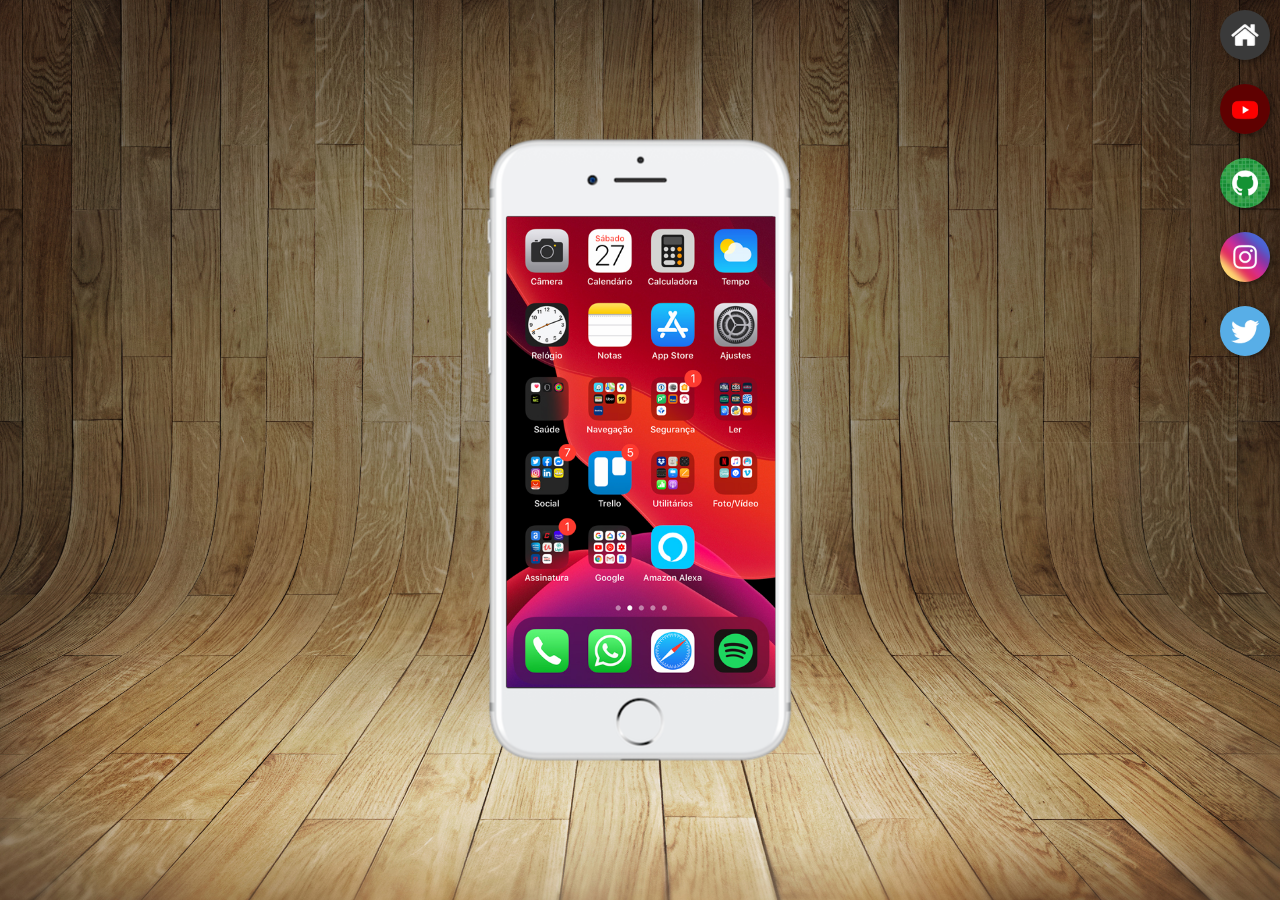
<file: index.html>
<!DOCTYPE html>
<html lang="pt-br">
<head>
    <meta charset="UTF-8">
    <meta http-equiv="X-UA-Compatible" content="IE=edge">
    <meta name="viewport" content="width=device-width, initial-scale=1.0">
    <title>Projeto redes sociais</title>
    <link rel="shortcut icon" href="favicon.ico" type="image/x-icon">
    <link rel="stylesheet" href="estilo/style.css">
</head>
<body>
    <main>
        <section id="telefone">
                <iframe src="home.html" name="tela" id="tela" frameborder="0">
                    Seu navegador não é compativel com isso.
                </iframe>
        </section>
        <section id="redes-sociais">
            <a href="home.html" target="tela"><img src="imagens/logo-home.jpg" alt="home"></a><br>
            <a href="youtube.html" target="tela"><img src="imagens/logo-youtube.jpg" alt="youtube"></a><br>
            <a href="github.html" target="tela"><img src="imagens/logo-github.jpg" alt="github"></a><br>
            <a href="instagram.html" target="tela"><img src="imagens/logo-instagram.jpg" alt="instagram"></a><br>
            <a href="twitter.html" target="tela"><img src="imagens/logo-twitter.jpg" alt="twitter"></a><br>
        </section>
    </main>
</body>
</html>
</file>
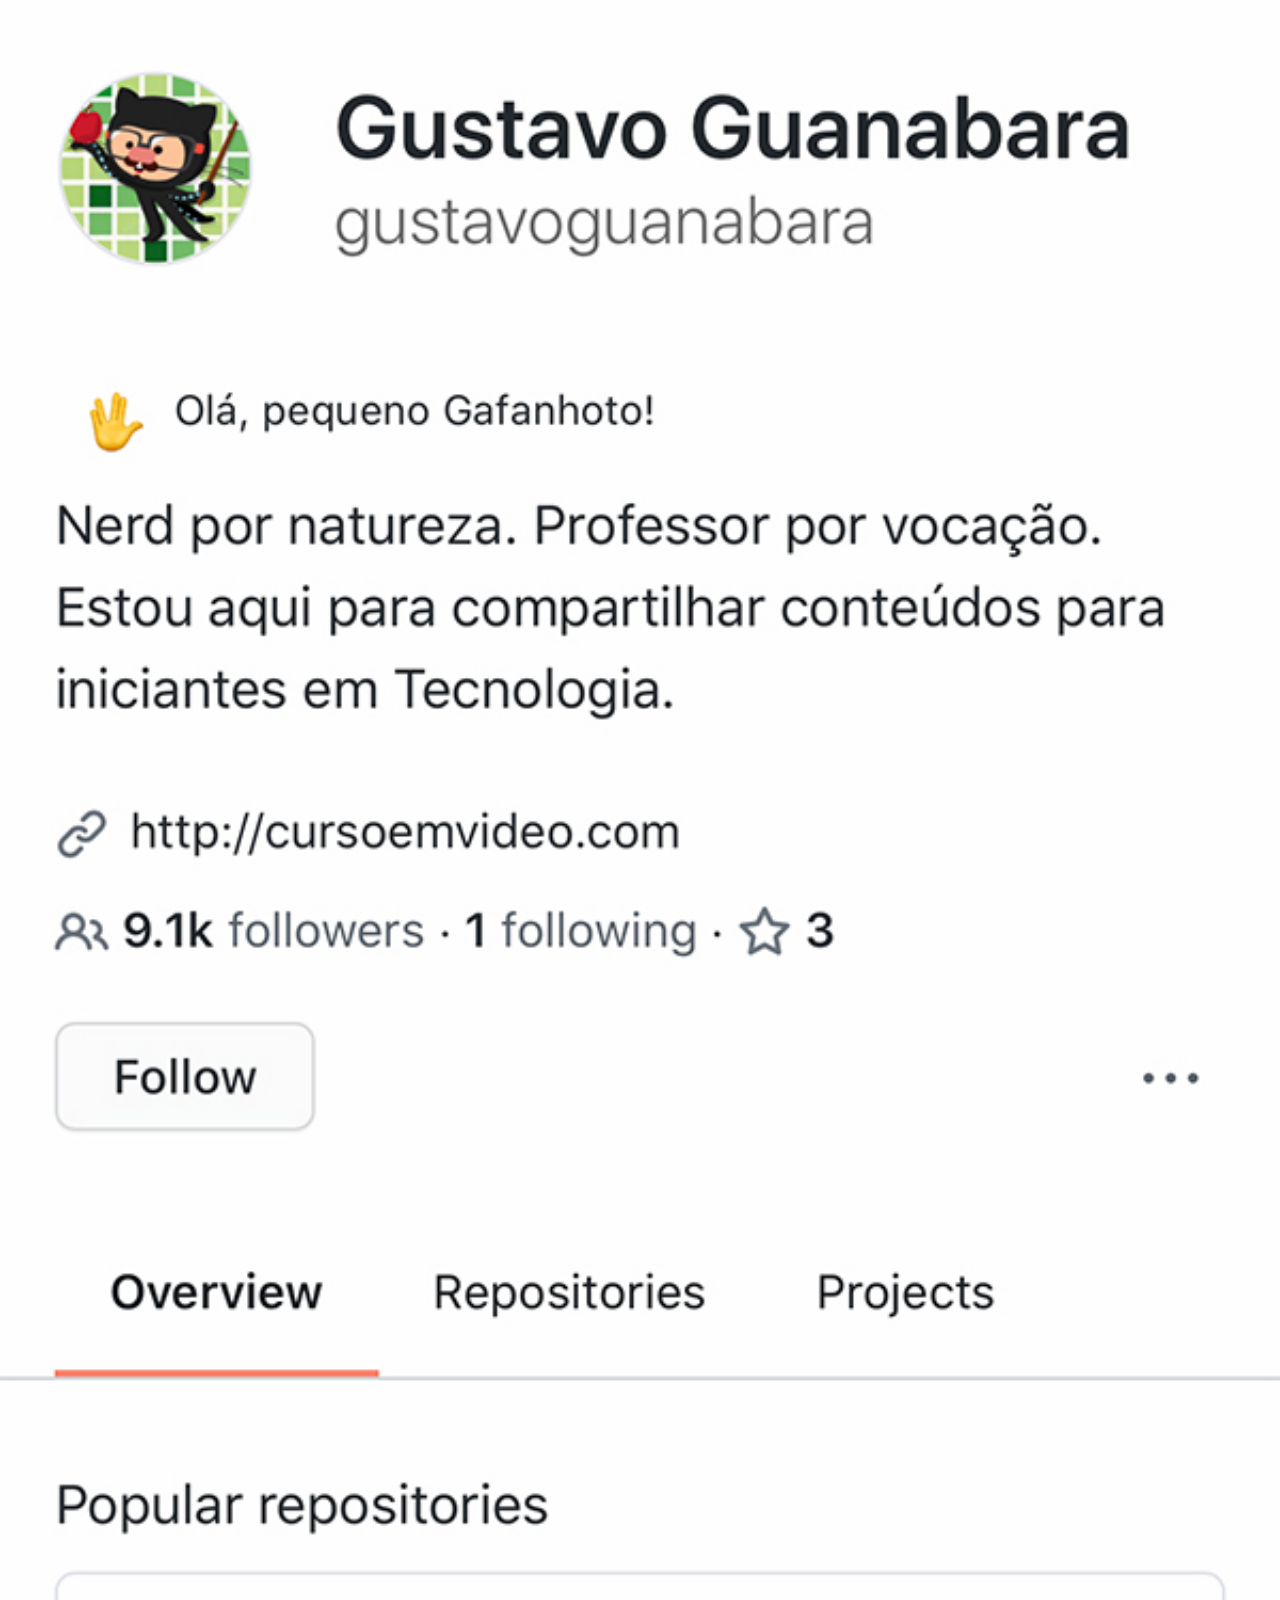
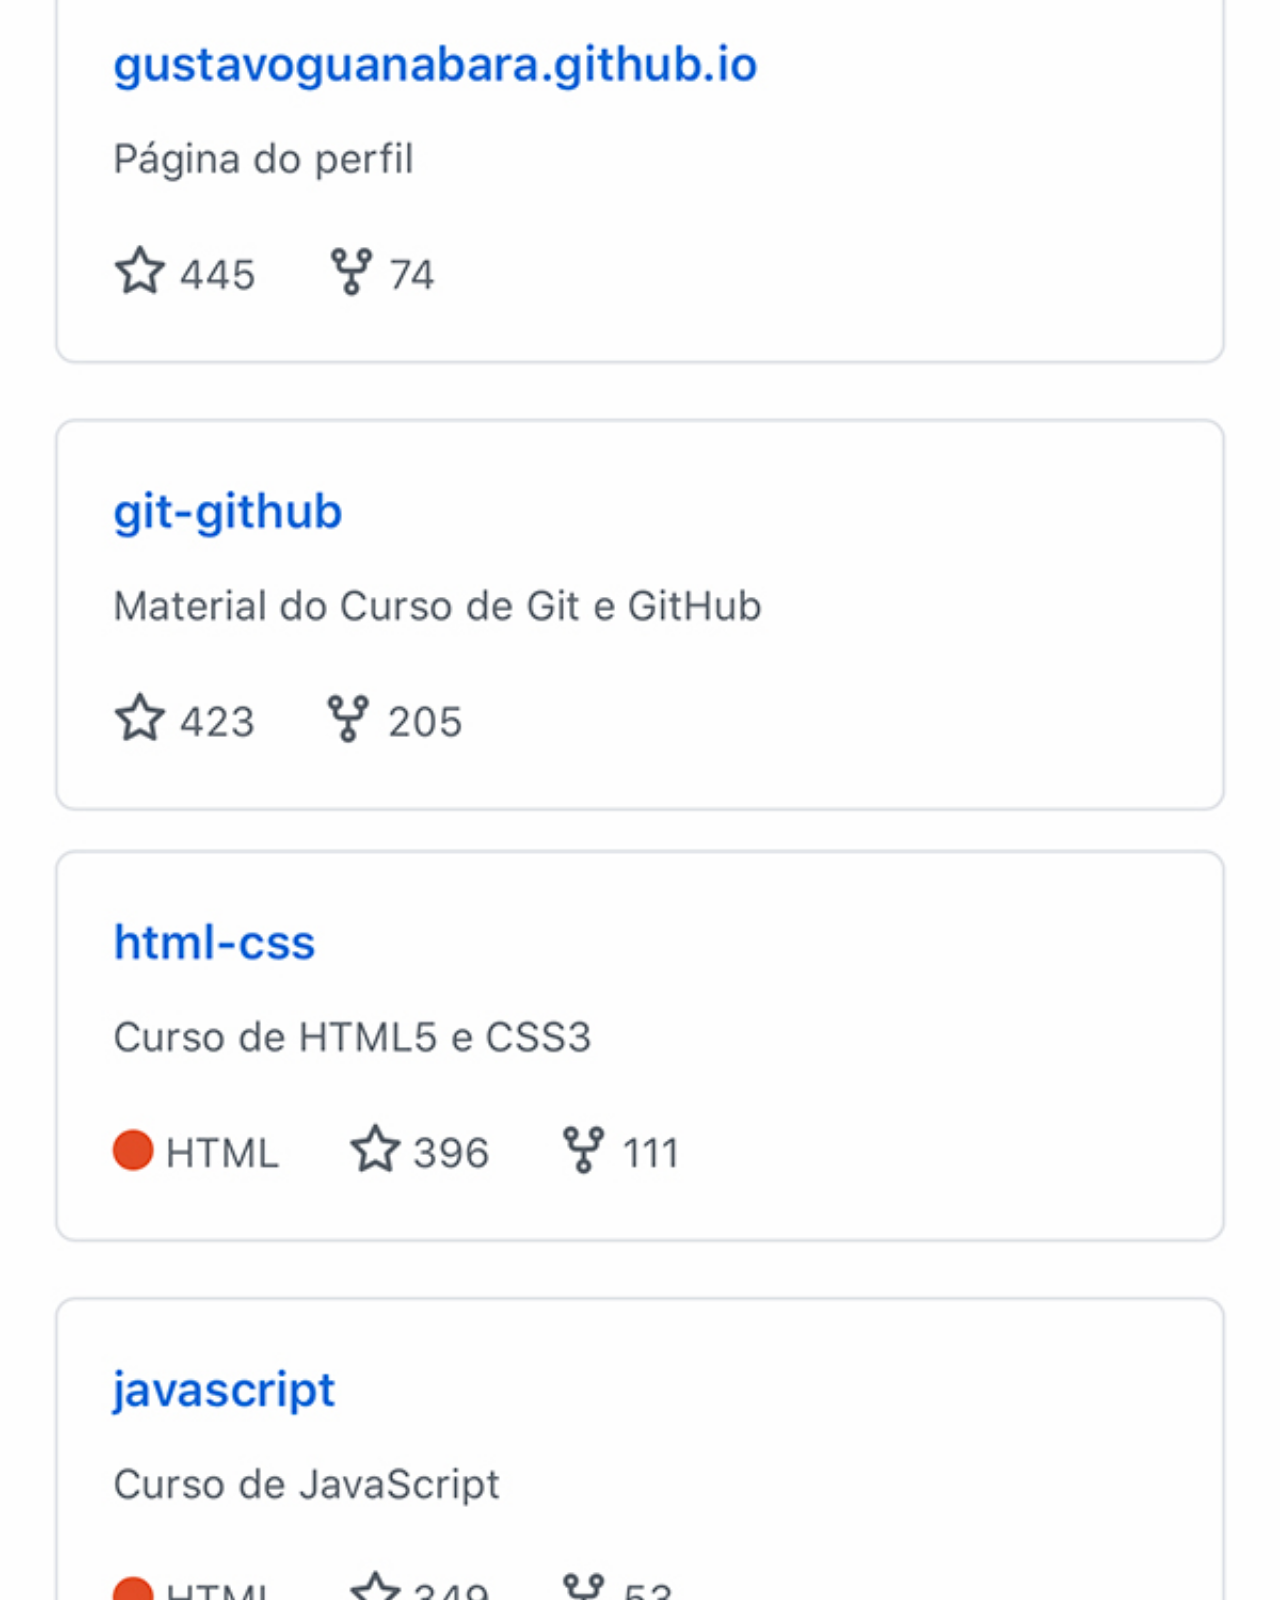
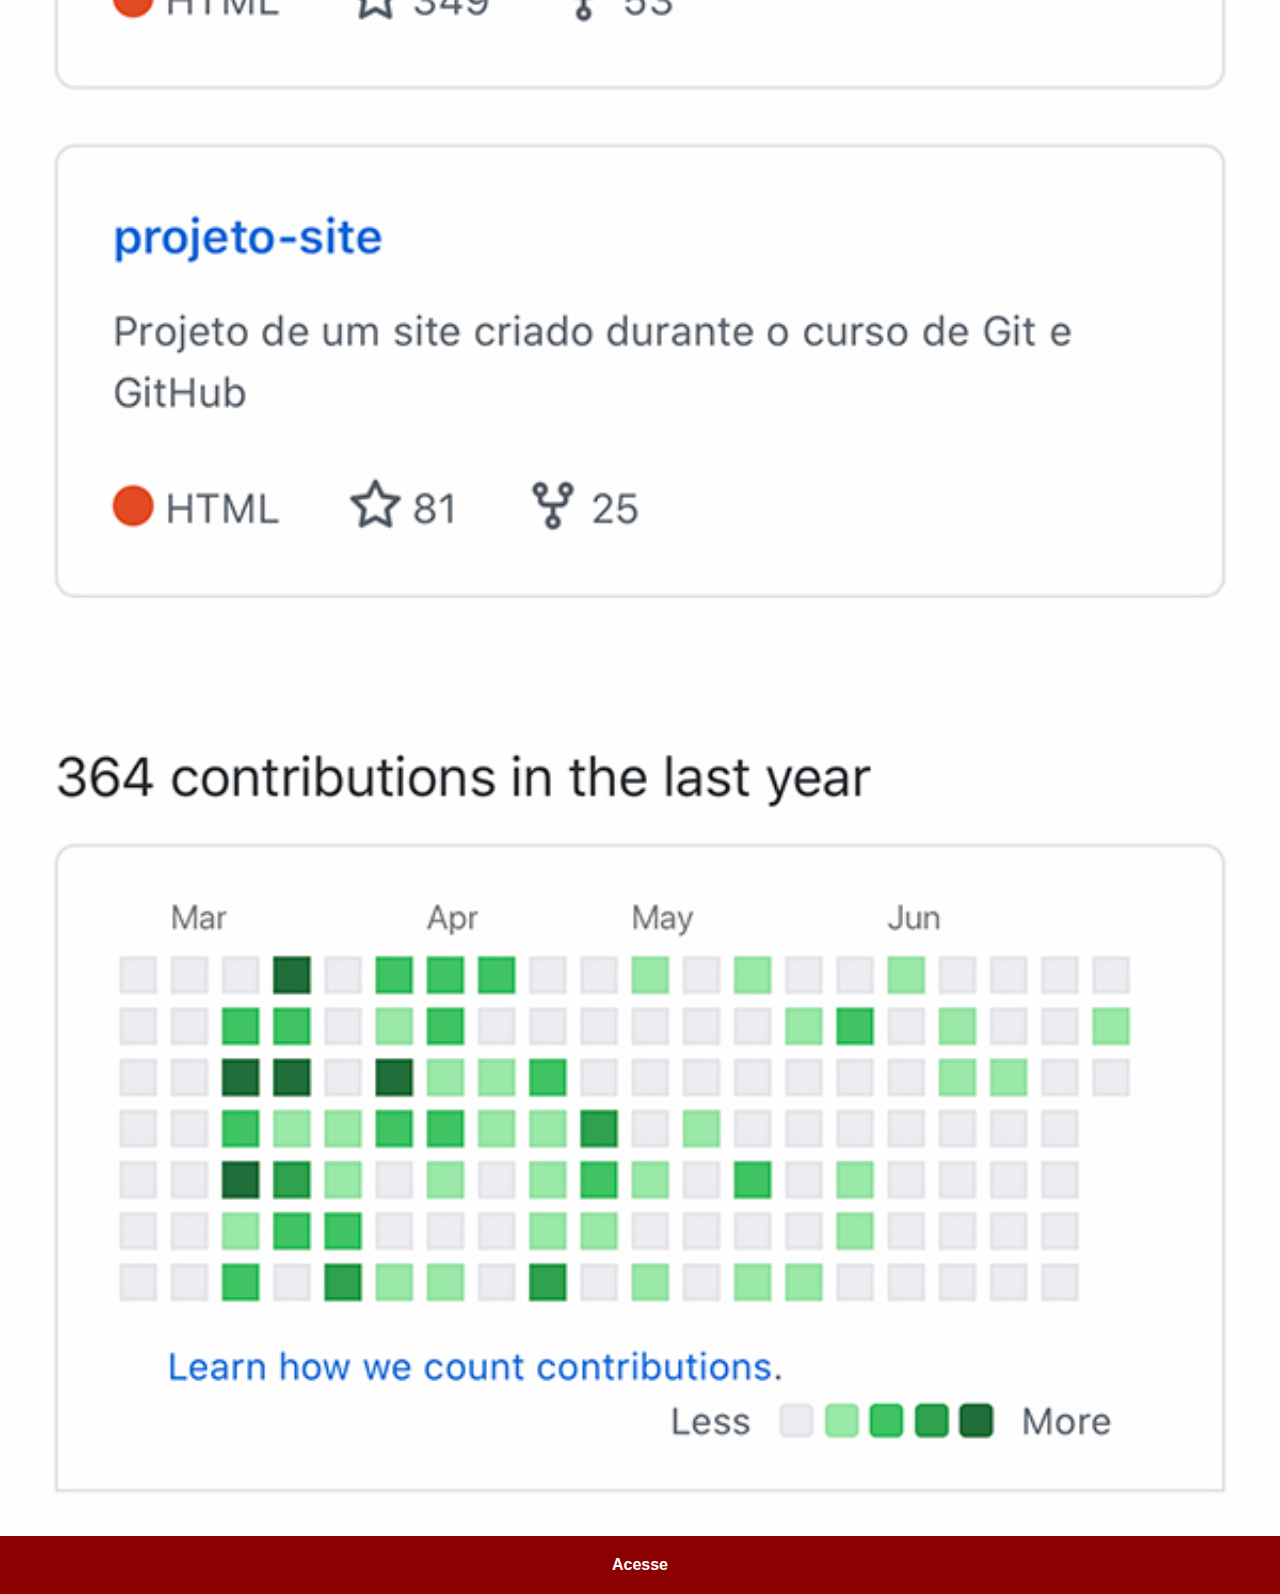
<file: github.html>
<!DOCTYPE html>
<html lang="pt-br">
<head>
    <meta charset="UTF-8">
    <meta http-equiv="X-UA-Compatible" content="IE=edge">
    <meta name="viewport" content="width=device-width, initial-scale=1.0">
    <title>GitHub</title>
    <link rel="stylesheet" href="estilo/social.css">
</head>
<body>
    <img src="imagens/tela-github.jpg" alt="github">
    <a href="https://www.gustavoguanabara.github.io" target="
    ">Acesse</a>
</body>
</html>
</file>
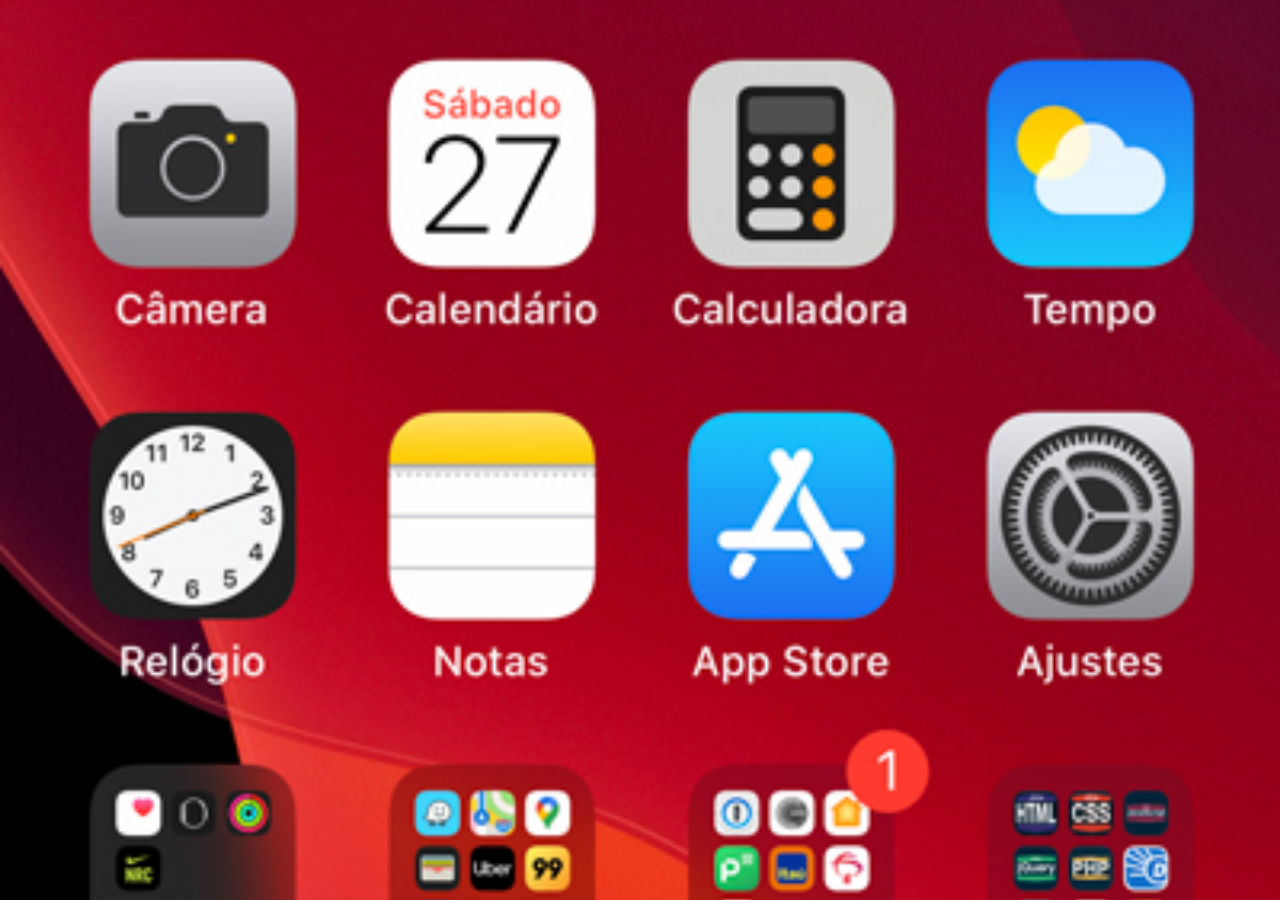
<file: home.html>
<!DOCTYPE html>
<html lang="pt-br">
<head>
    <meta charset="UTF-8">
    <meta http-equiv="X-UA-Compatible" content="IE=edge">
    <meta name="viewport" content="width=device-width, initial-scale=1.0">
    <title>Home</title>
    <style>
        *{
            margin: 0px;
            padding: 0px;
        }
        body{
            width: 100vw;
            height: 100vh;
            background: black url('imagens/tela-home.jpg') no-repeat top center;
            background-size: cover;
        }
    </style>
</head>
<body>
    
</body>
</html>
</file>
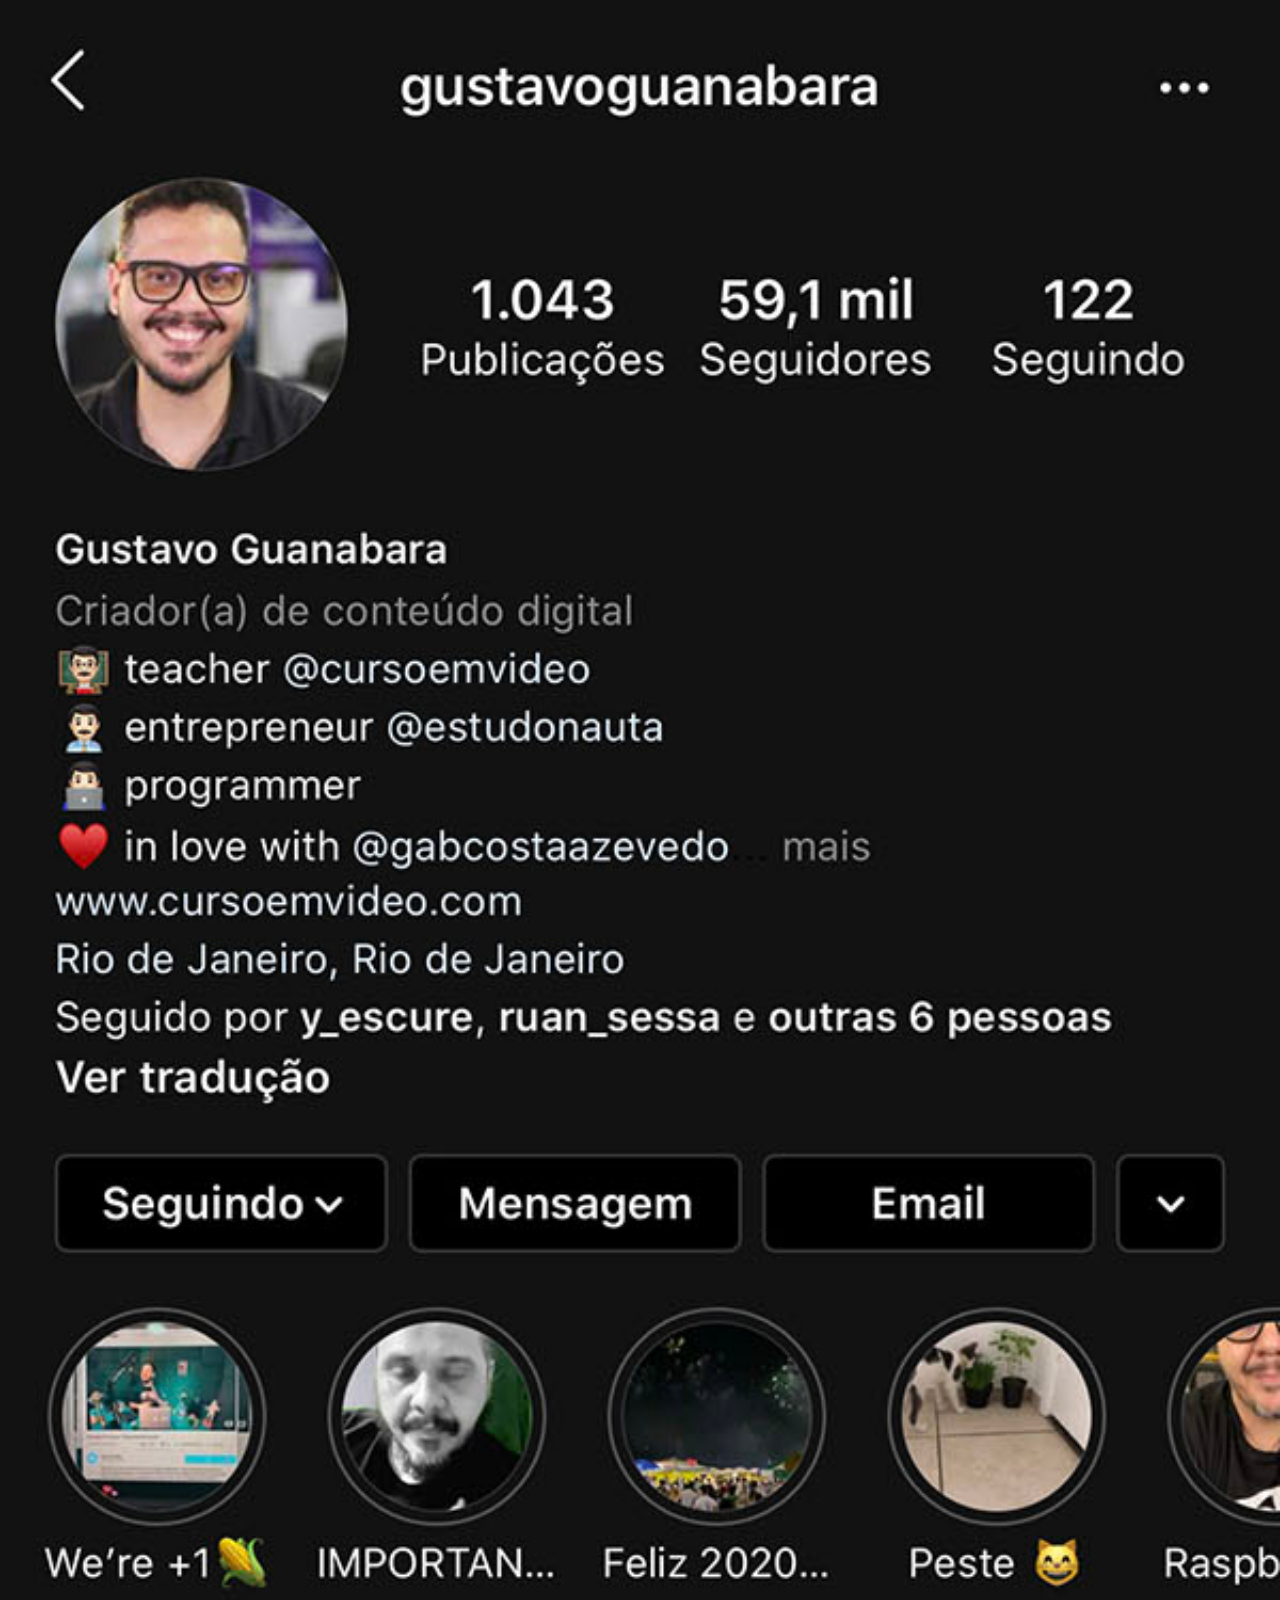
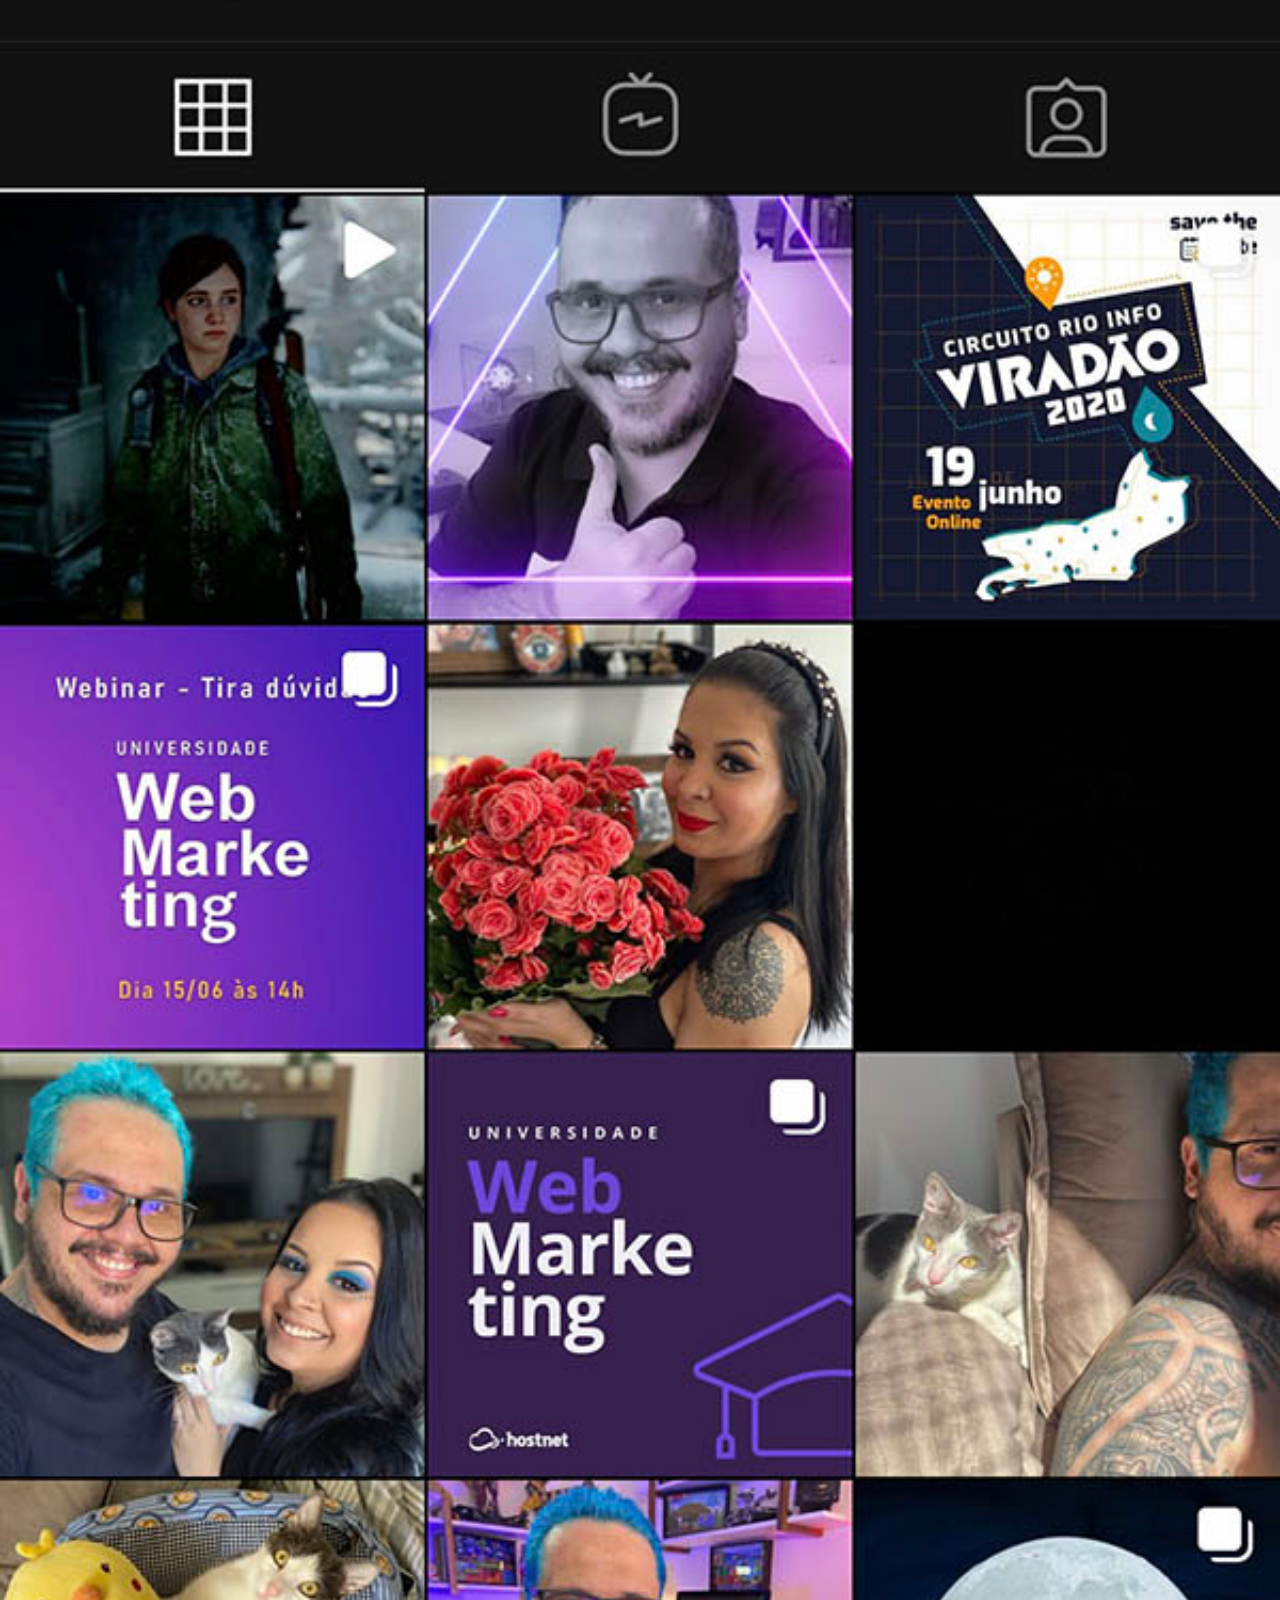
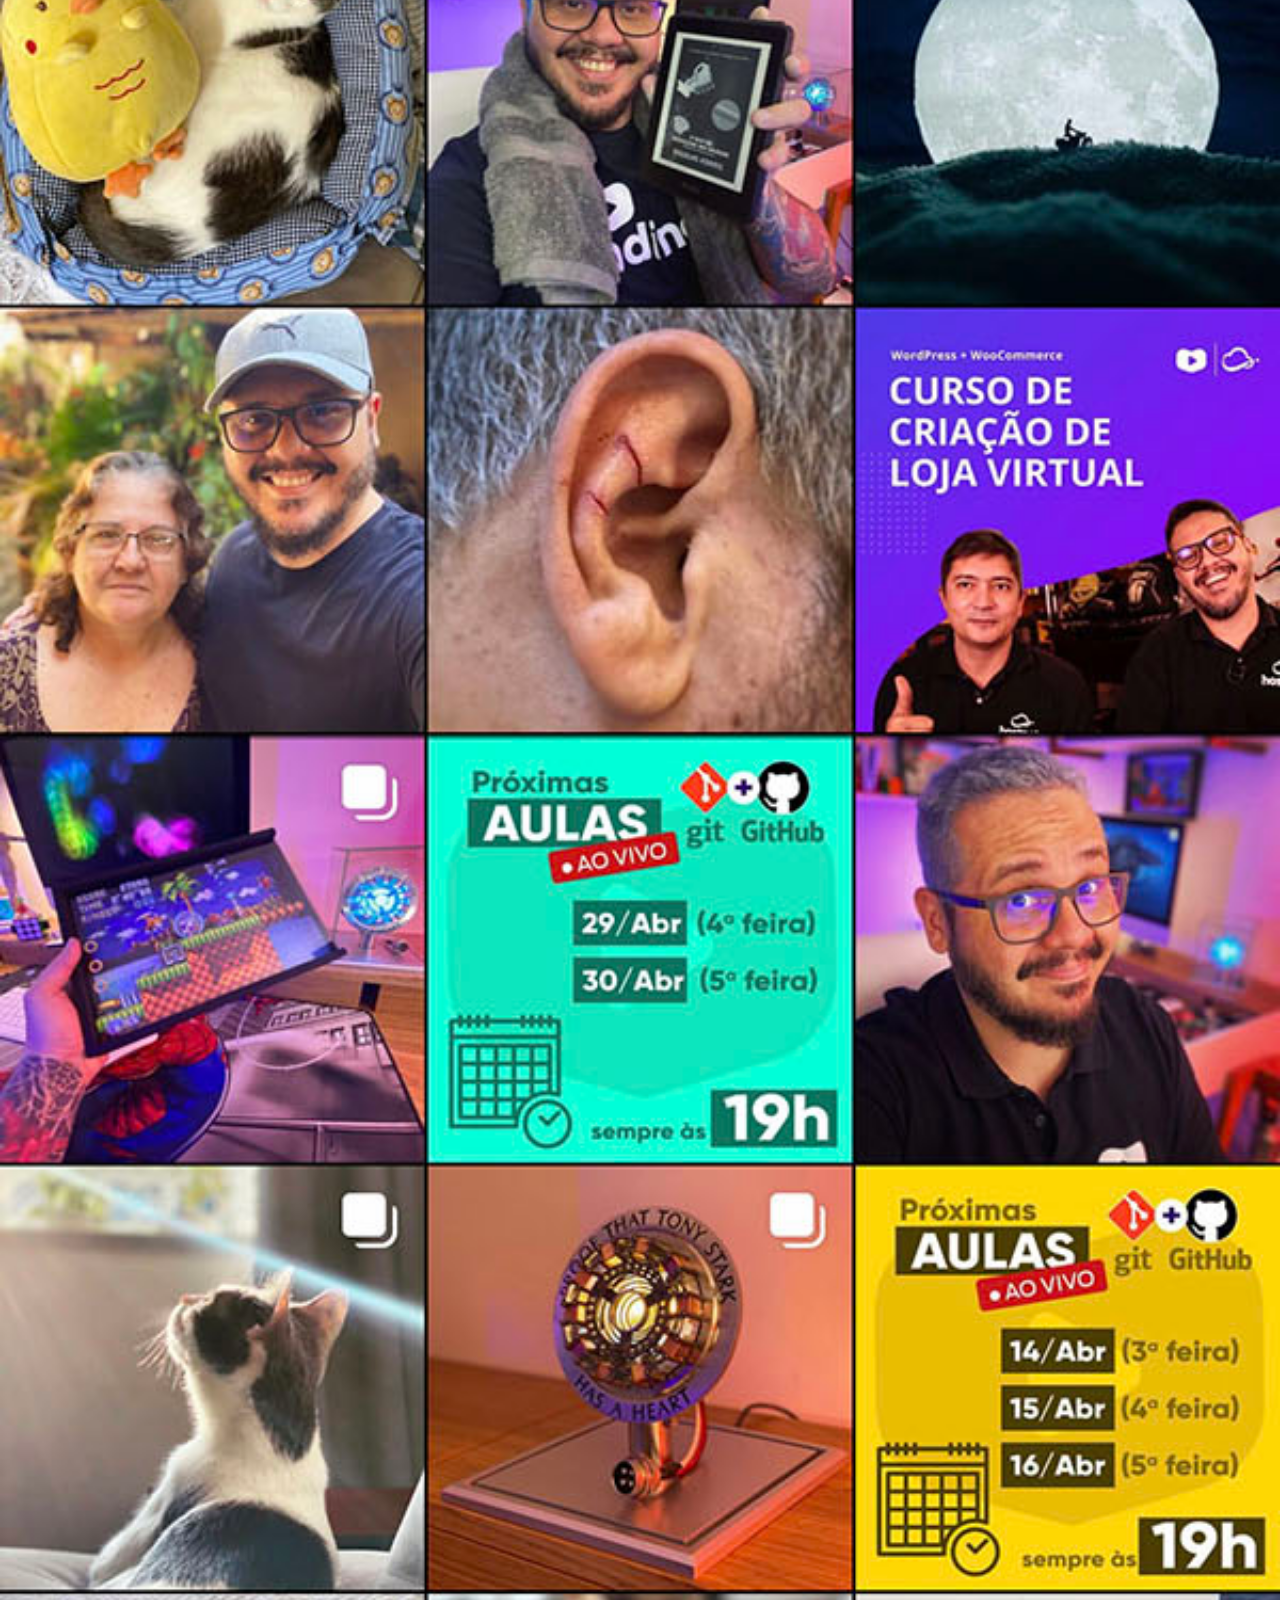
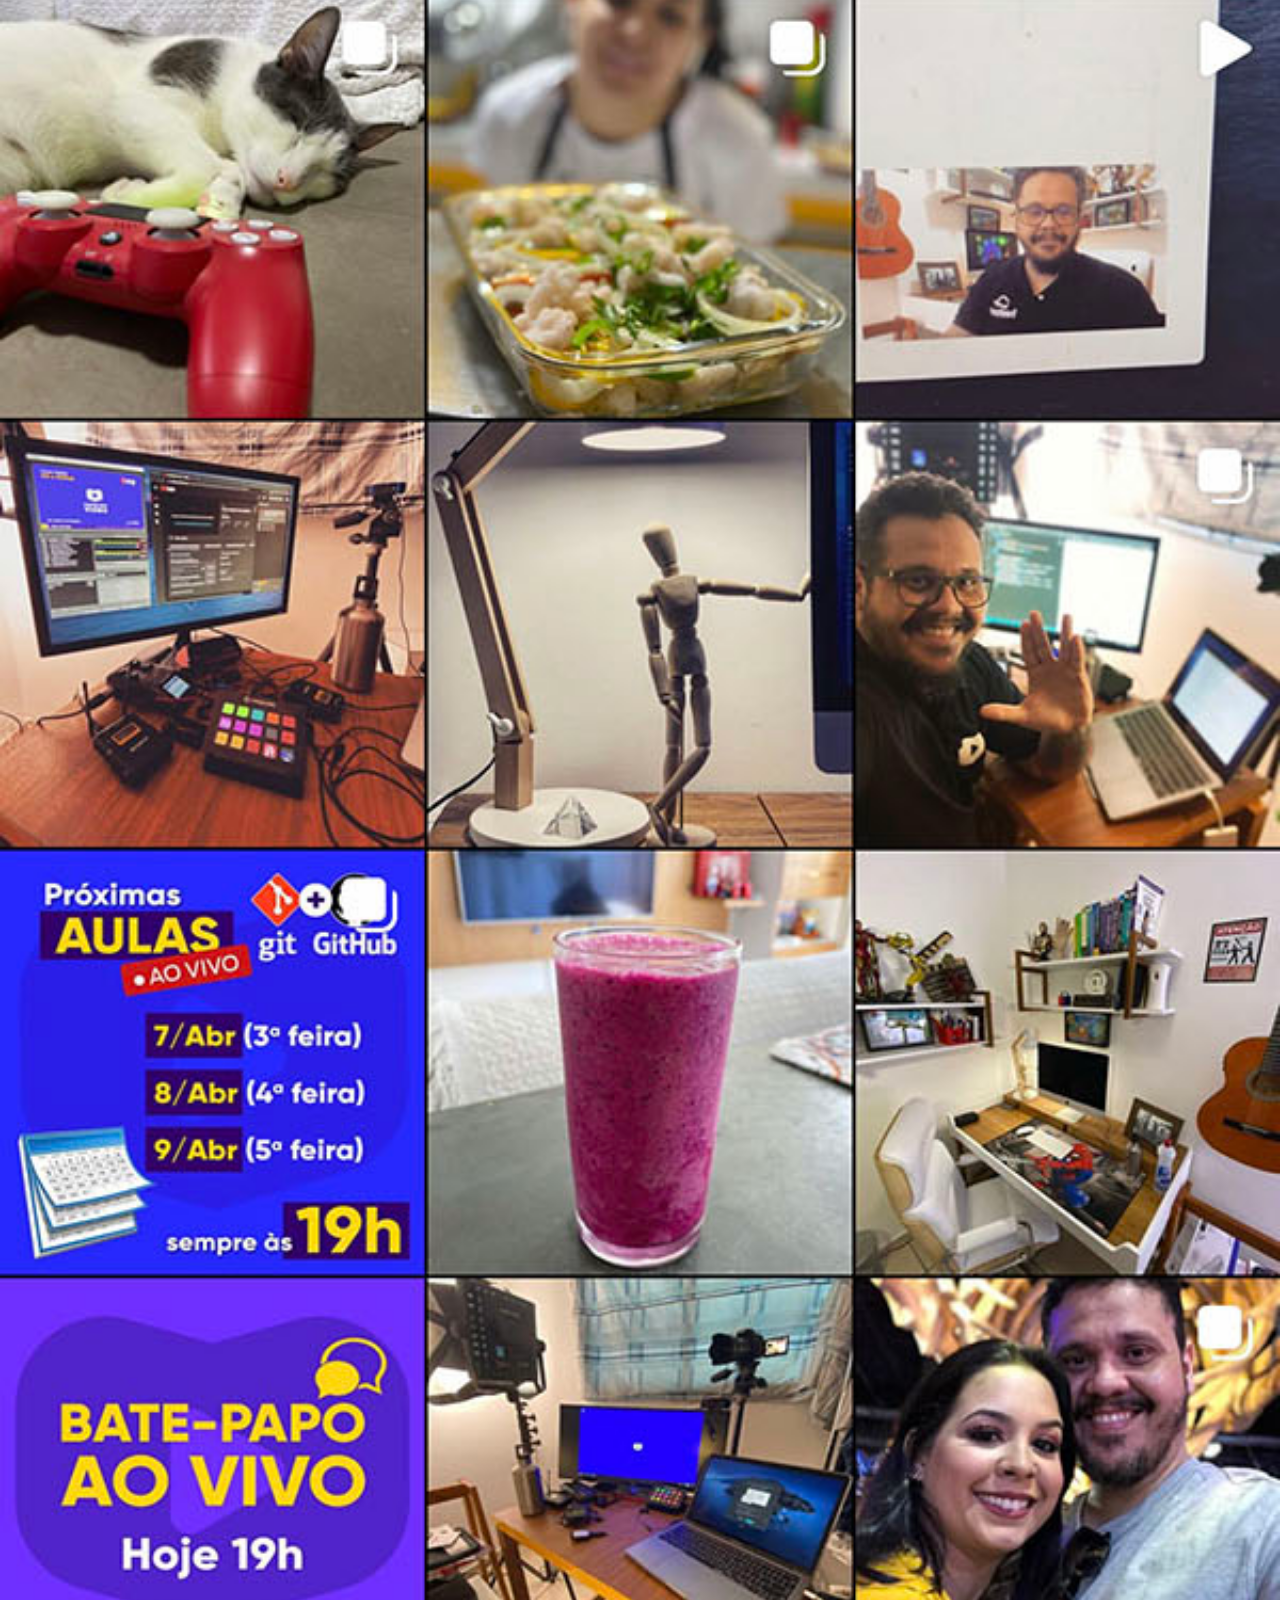
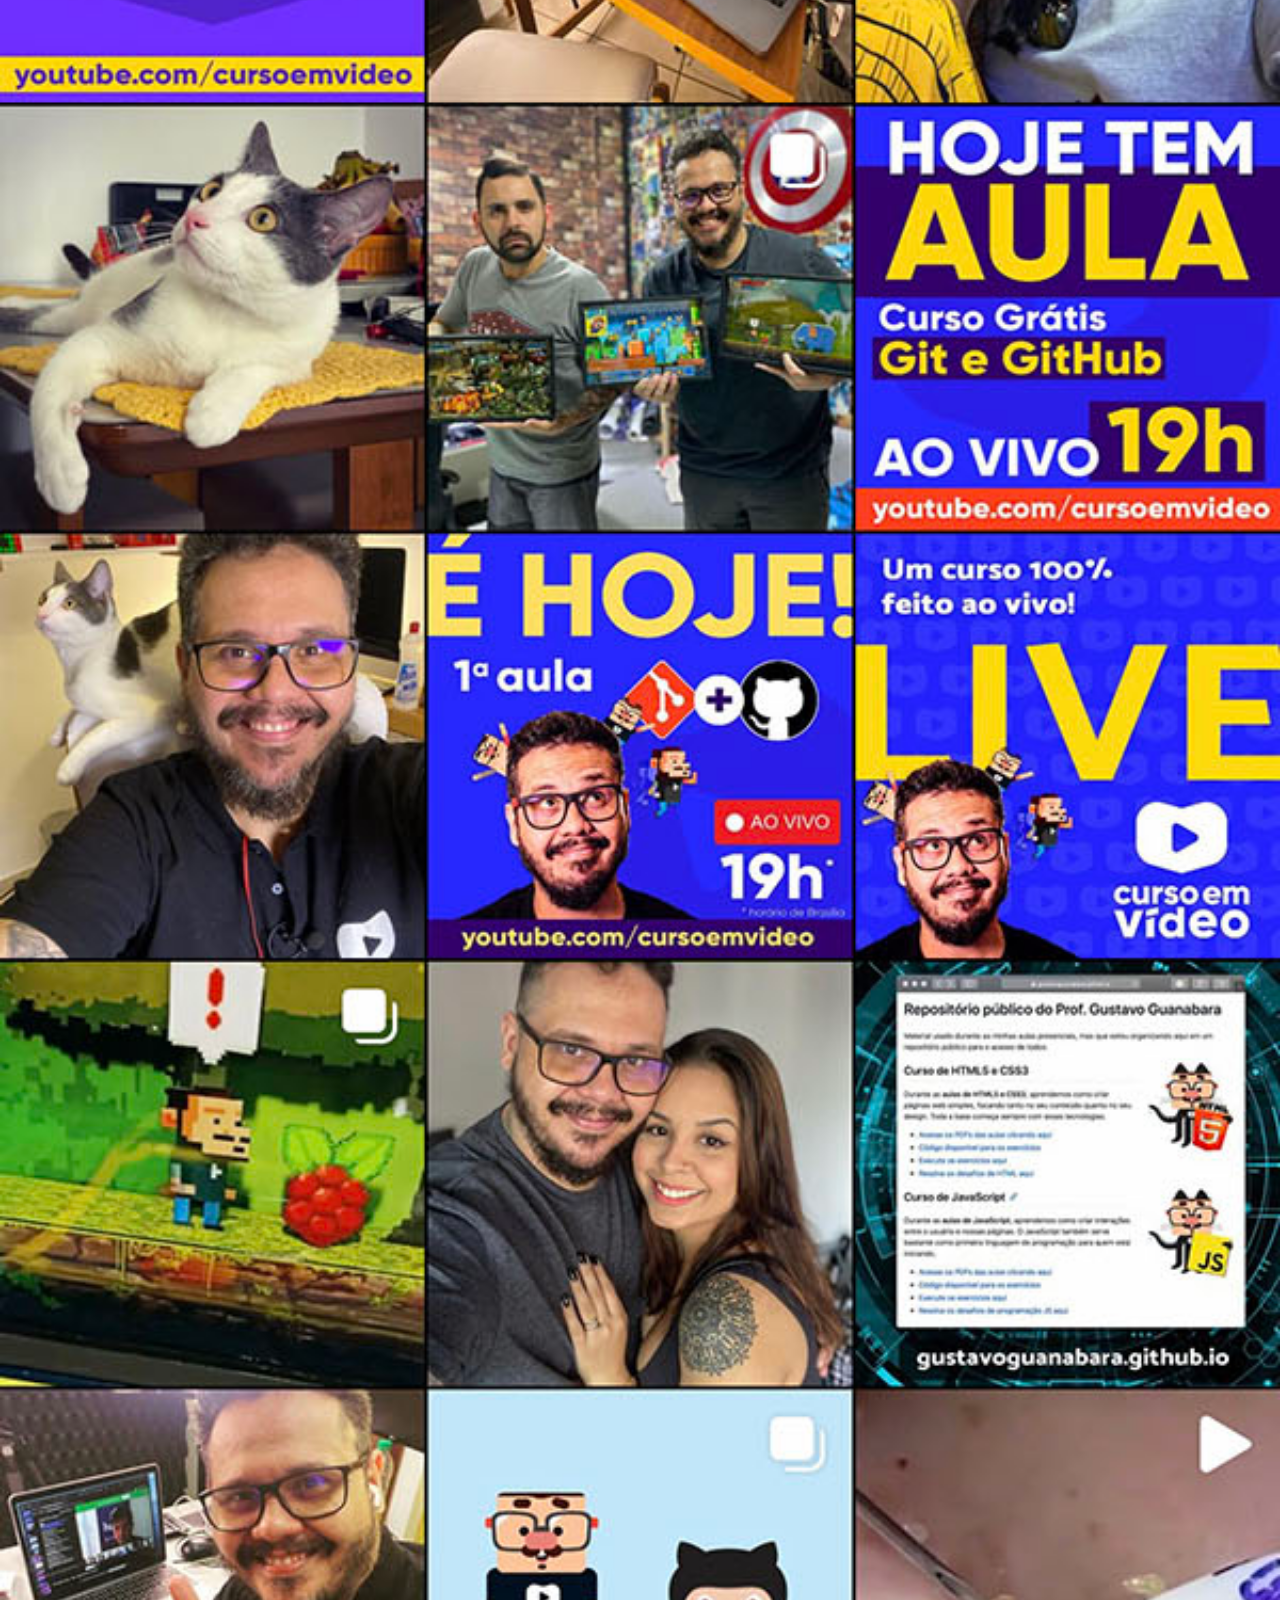
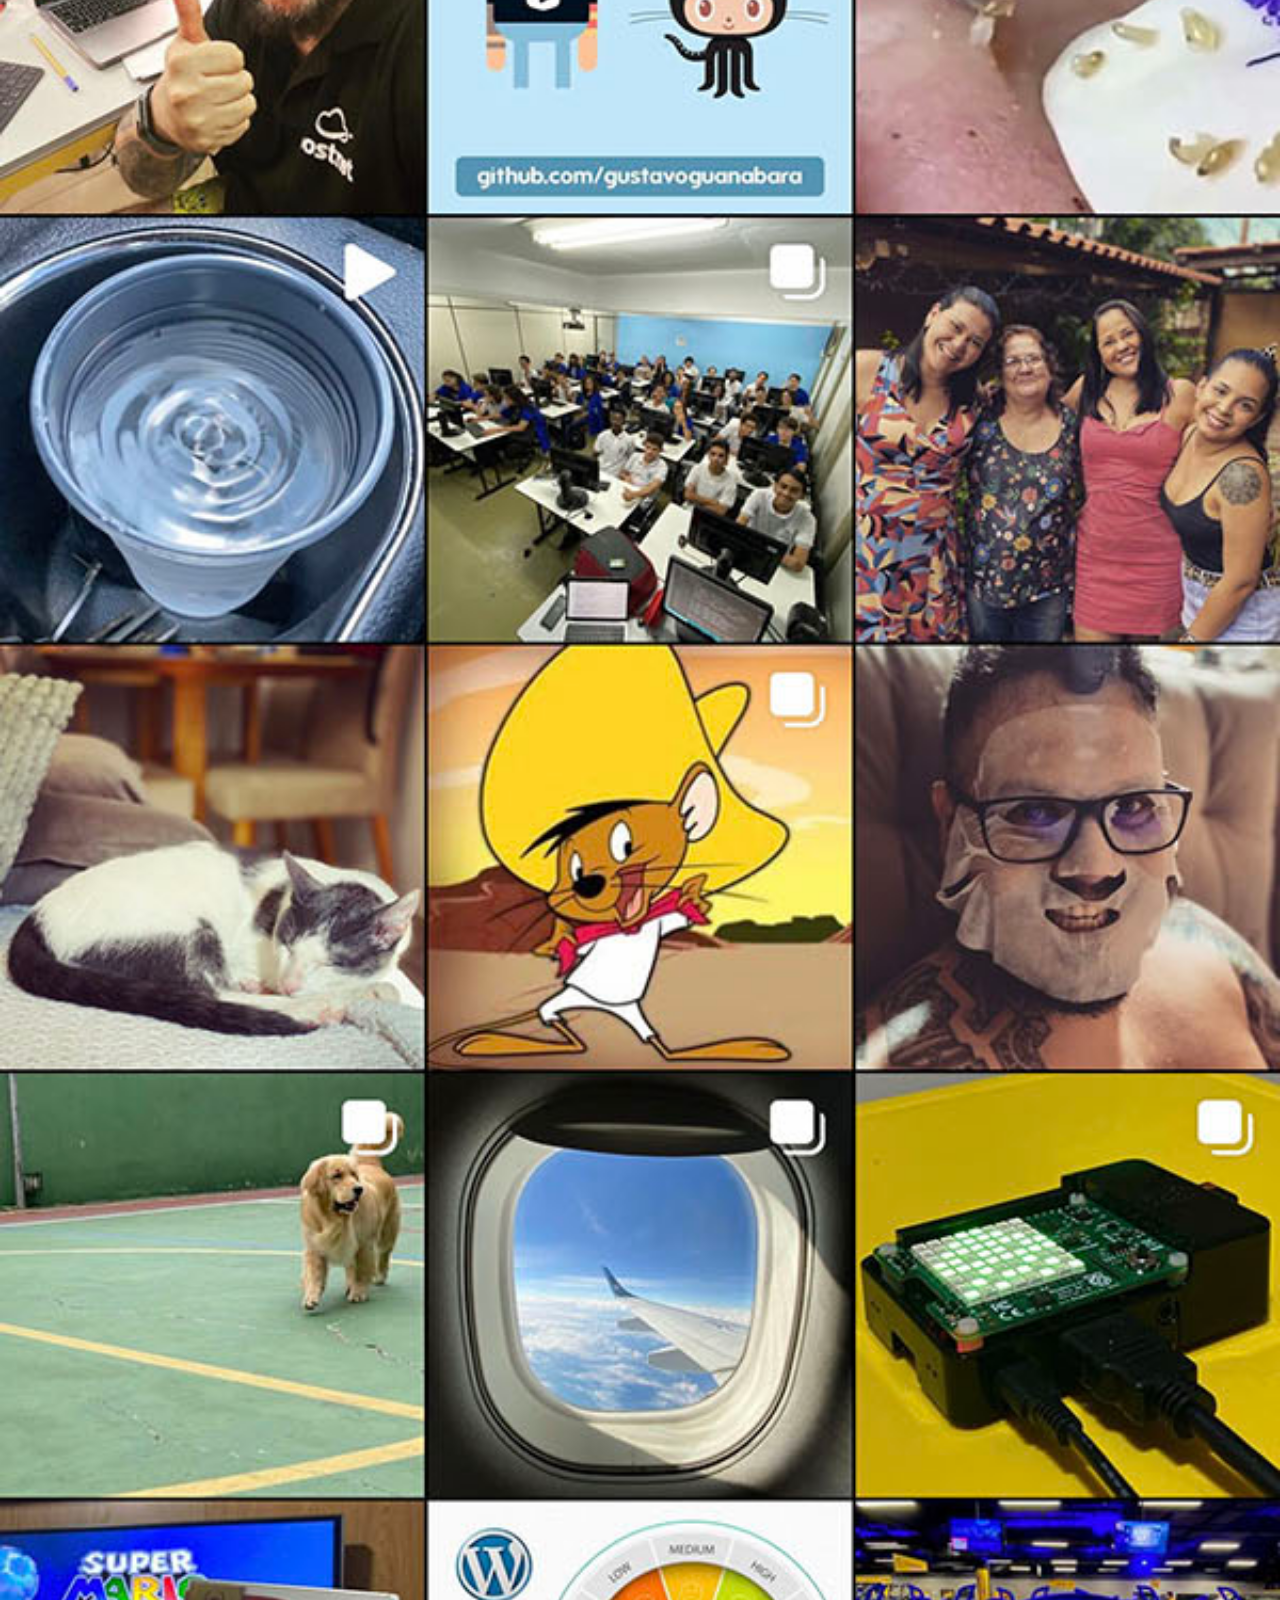
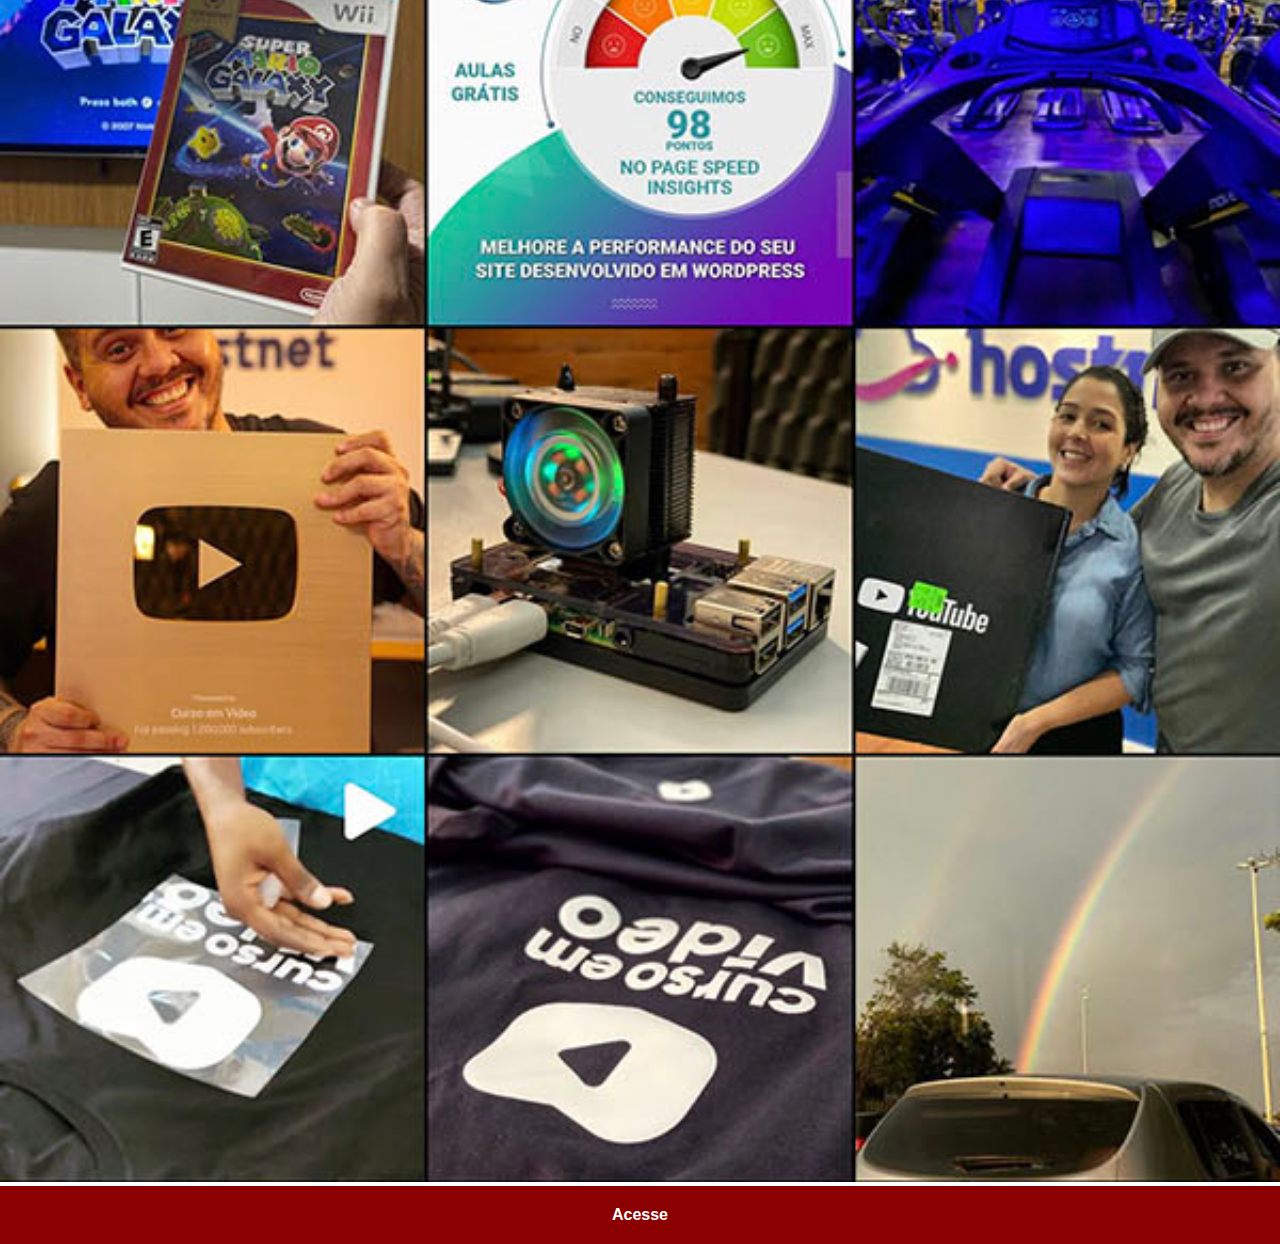
<file: instagram.html>
<!DOCTYPE html>
<html lang="pt-br">
<head>
    <meta charset="UTF-8">
    <meta http-equiv="X-UA-Compatible" content="IE=edge">
    <meta name="viewport" content="width=device-width, initial-scale=1.0">
    <title>instagram</title>
    <link rel="stylesheet" href="estilo/social.css">
</head>
<body>
    <img src="imagens/tela-instagram.jpg" alt="instagram">
    <a href="https://www.instagram.com/feelipe_velp/" target="_blank">Acesse</a>
</body>
</html>
</file>
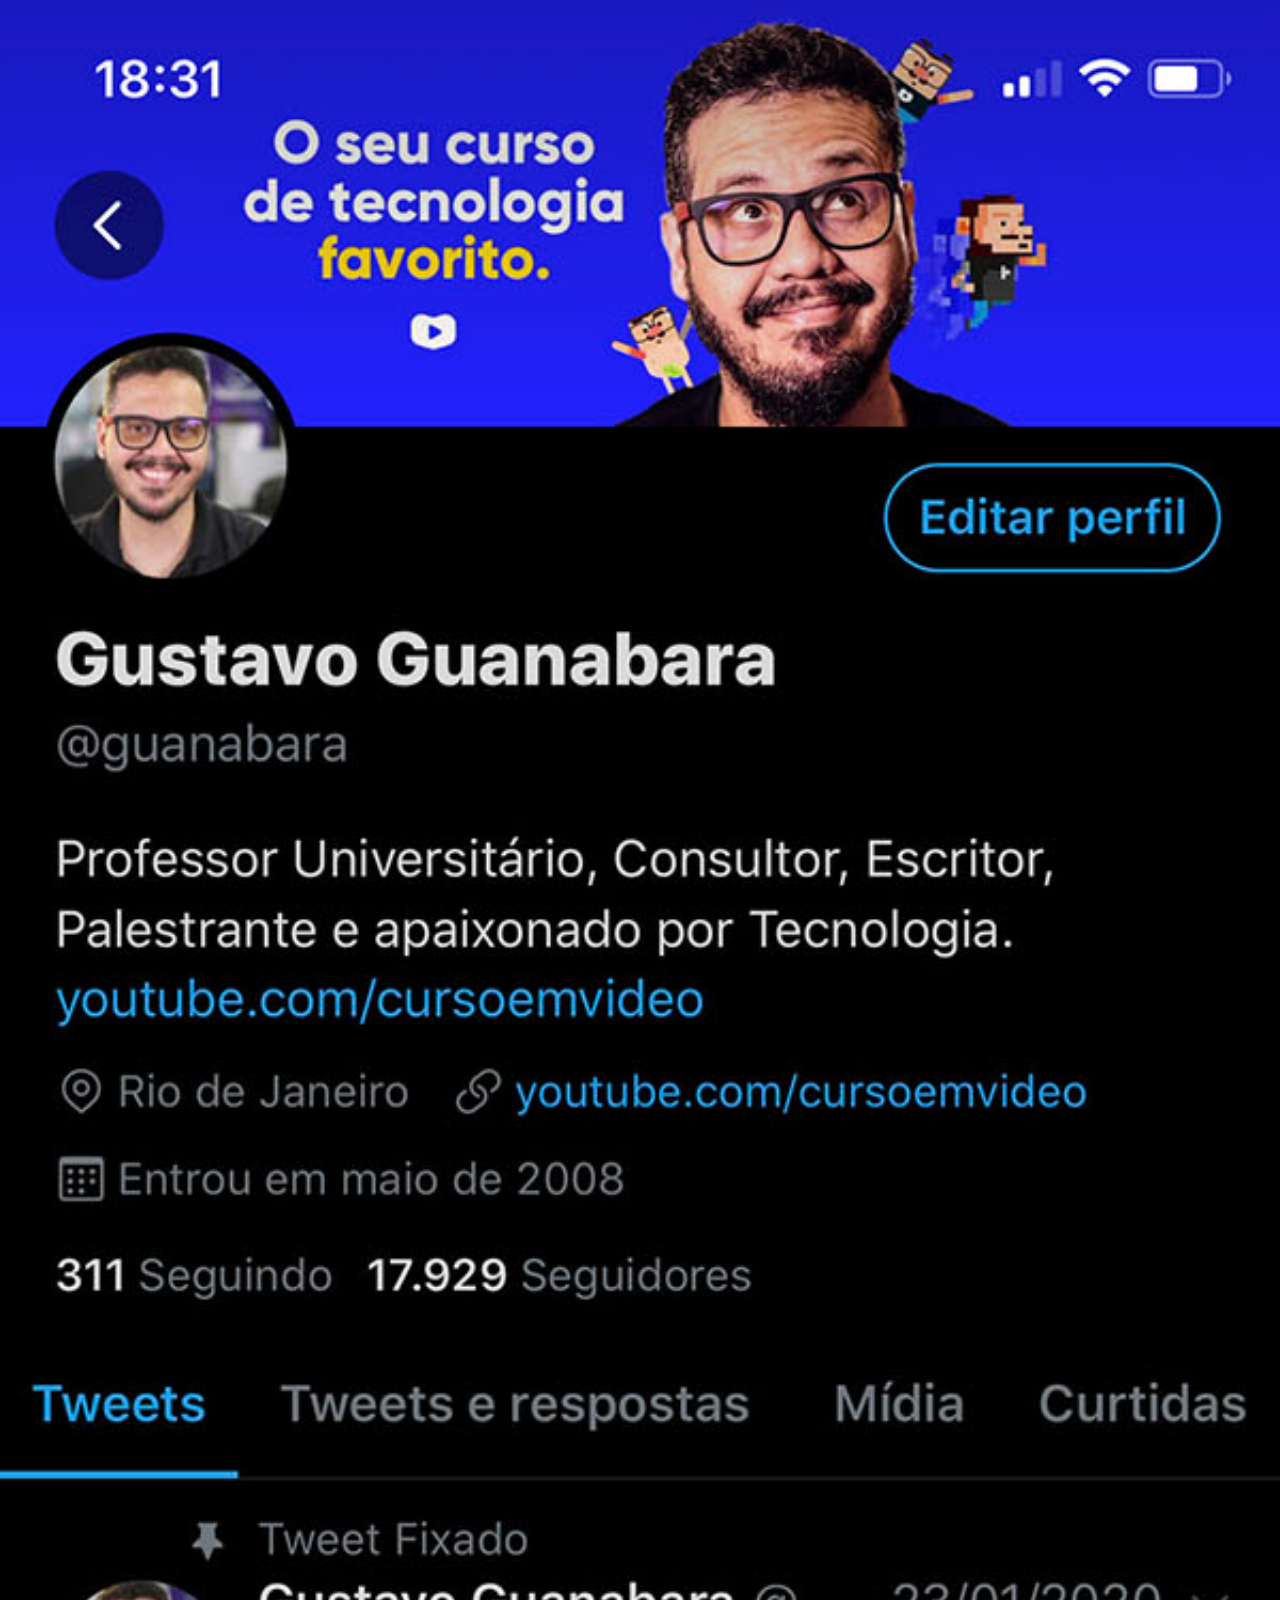
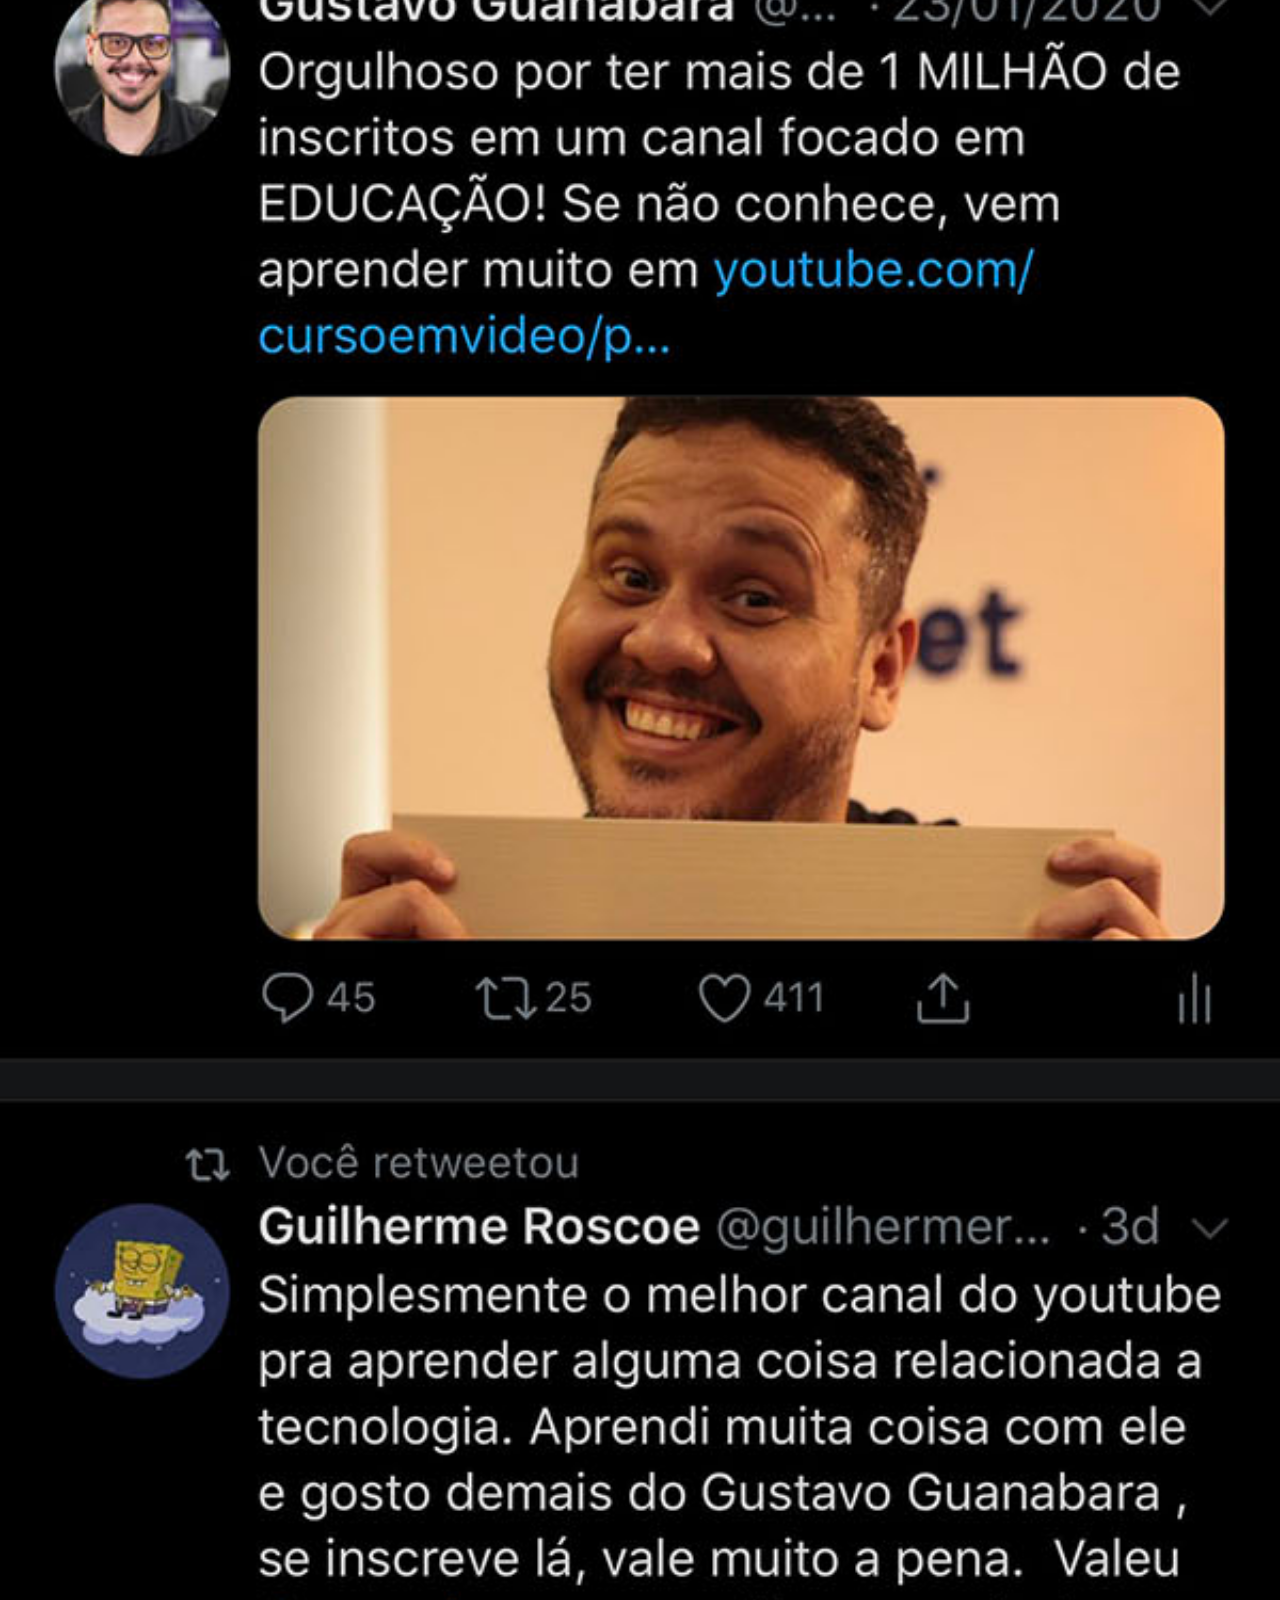
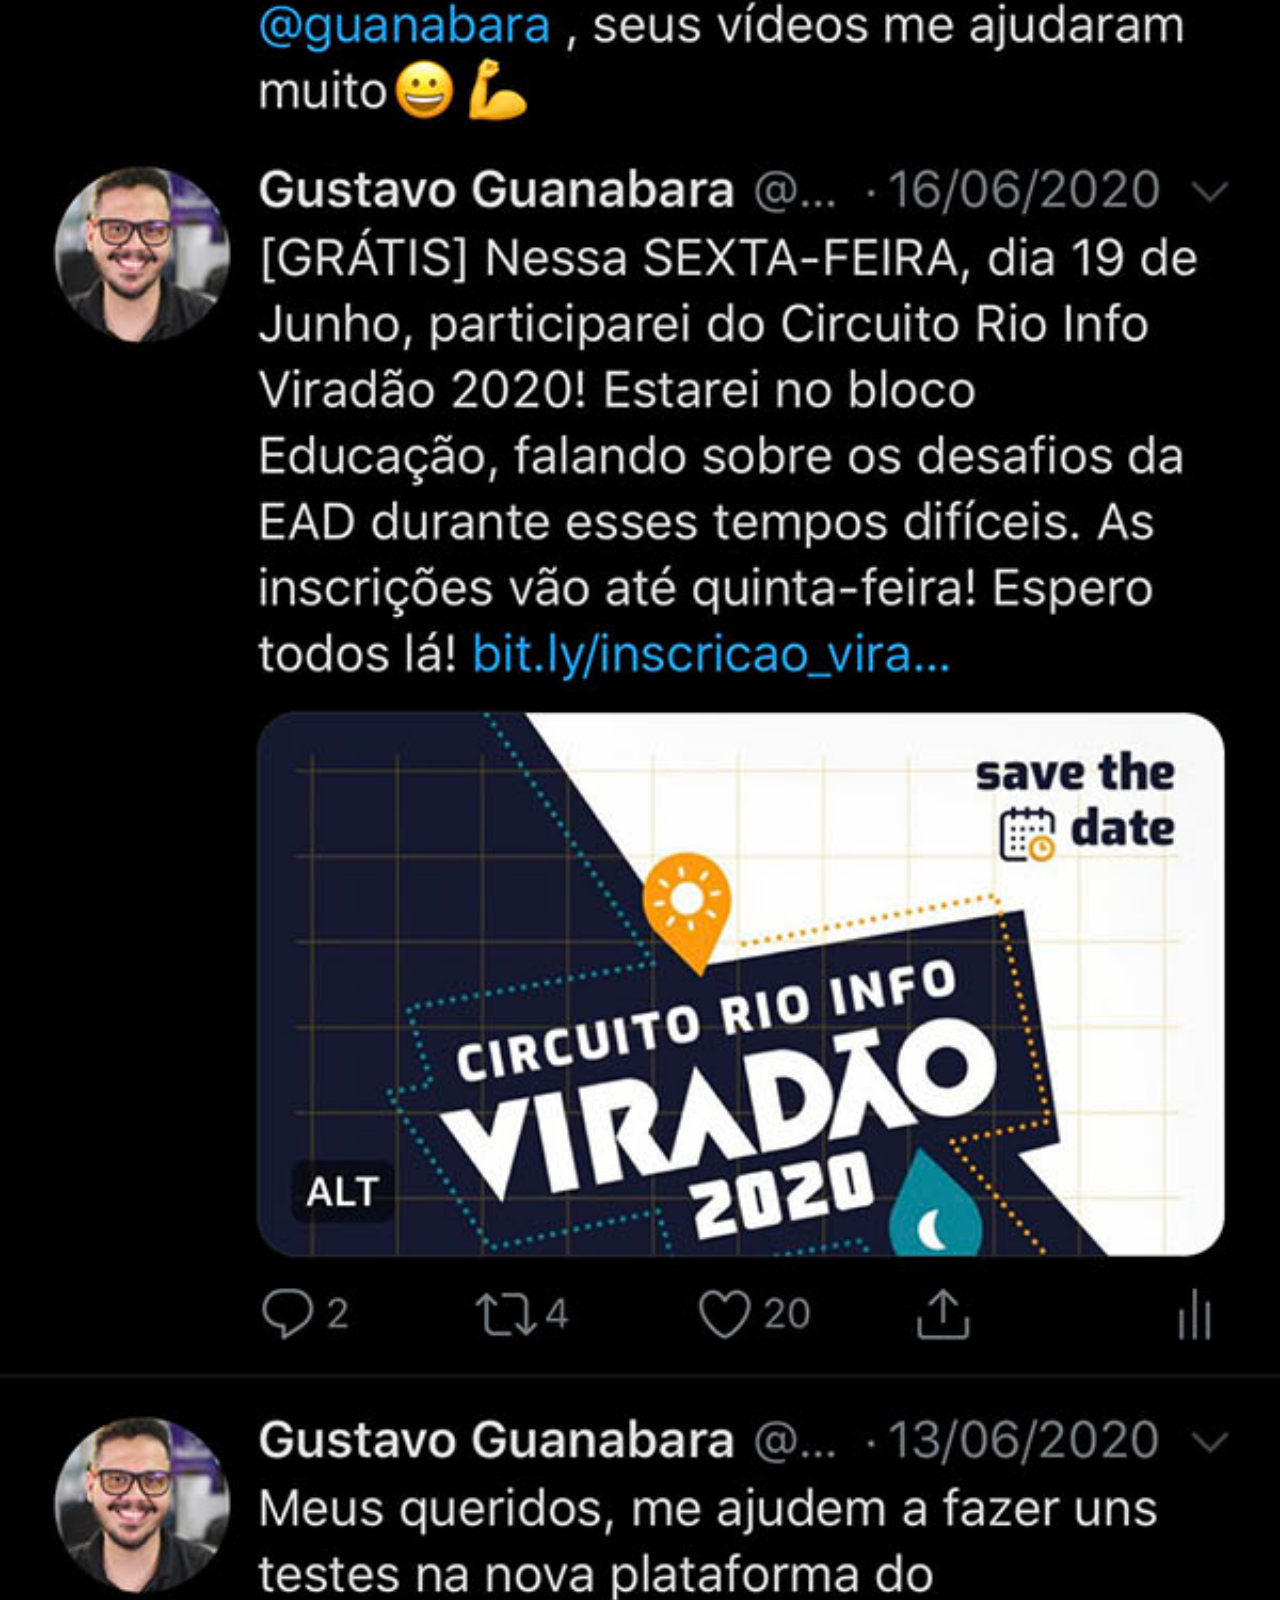
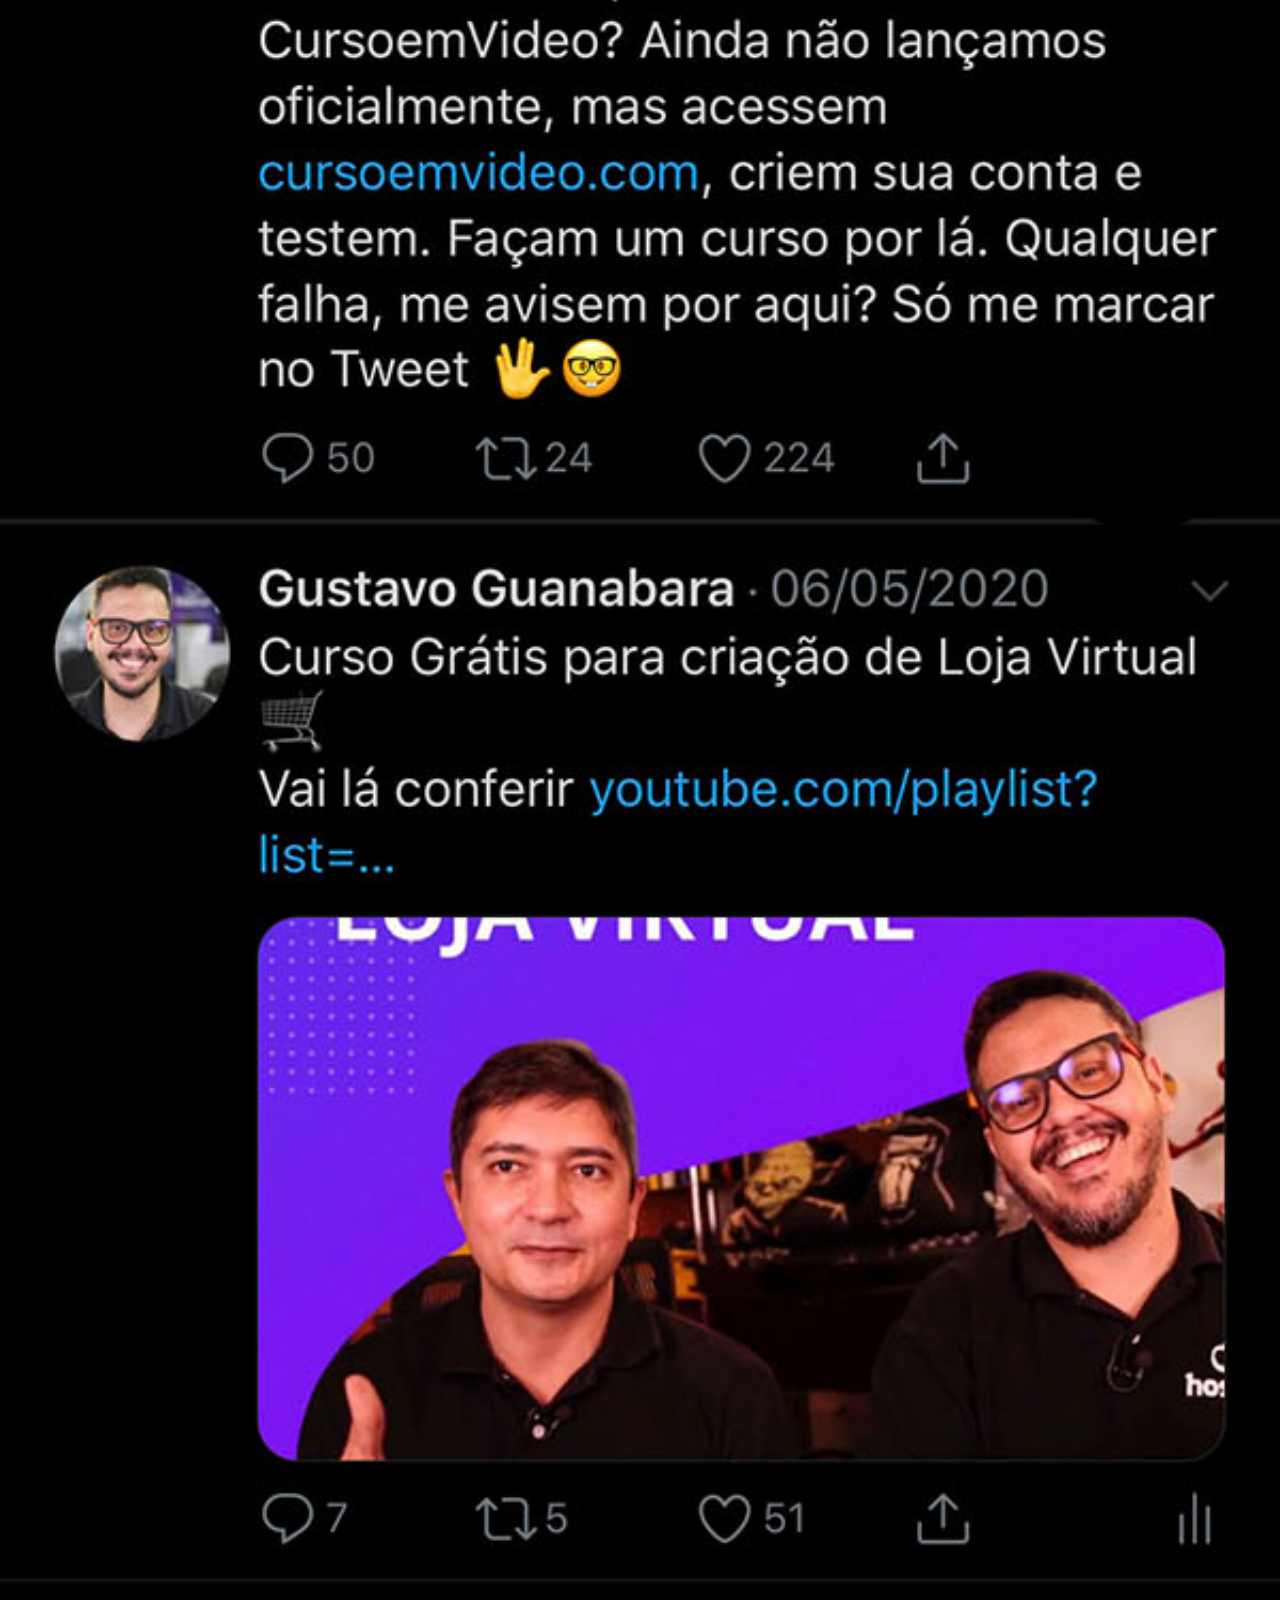
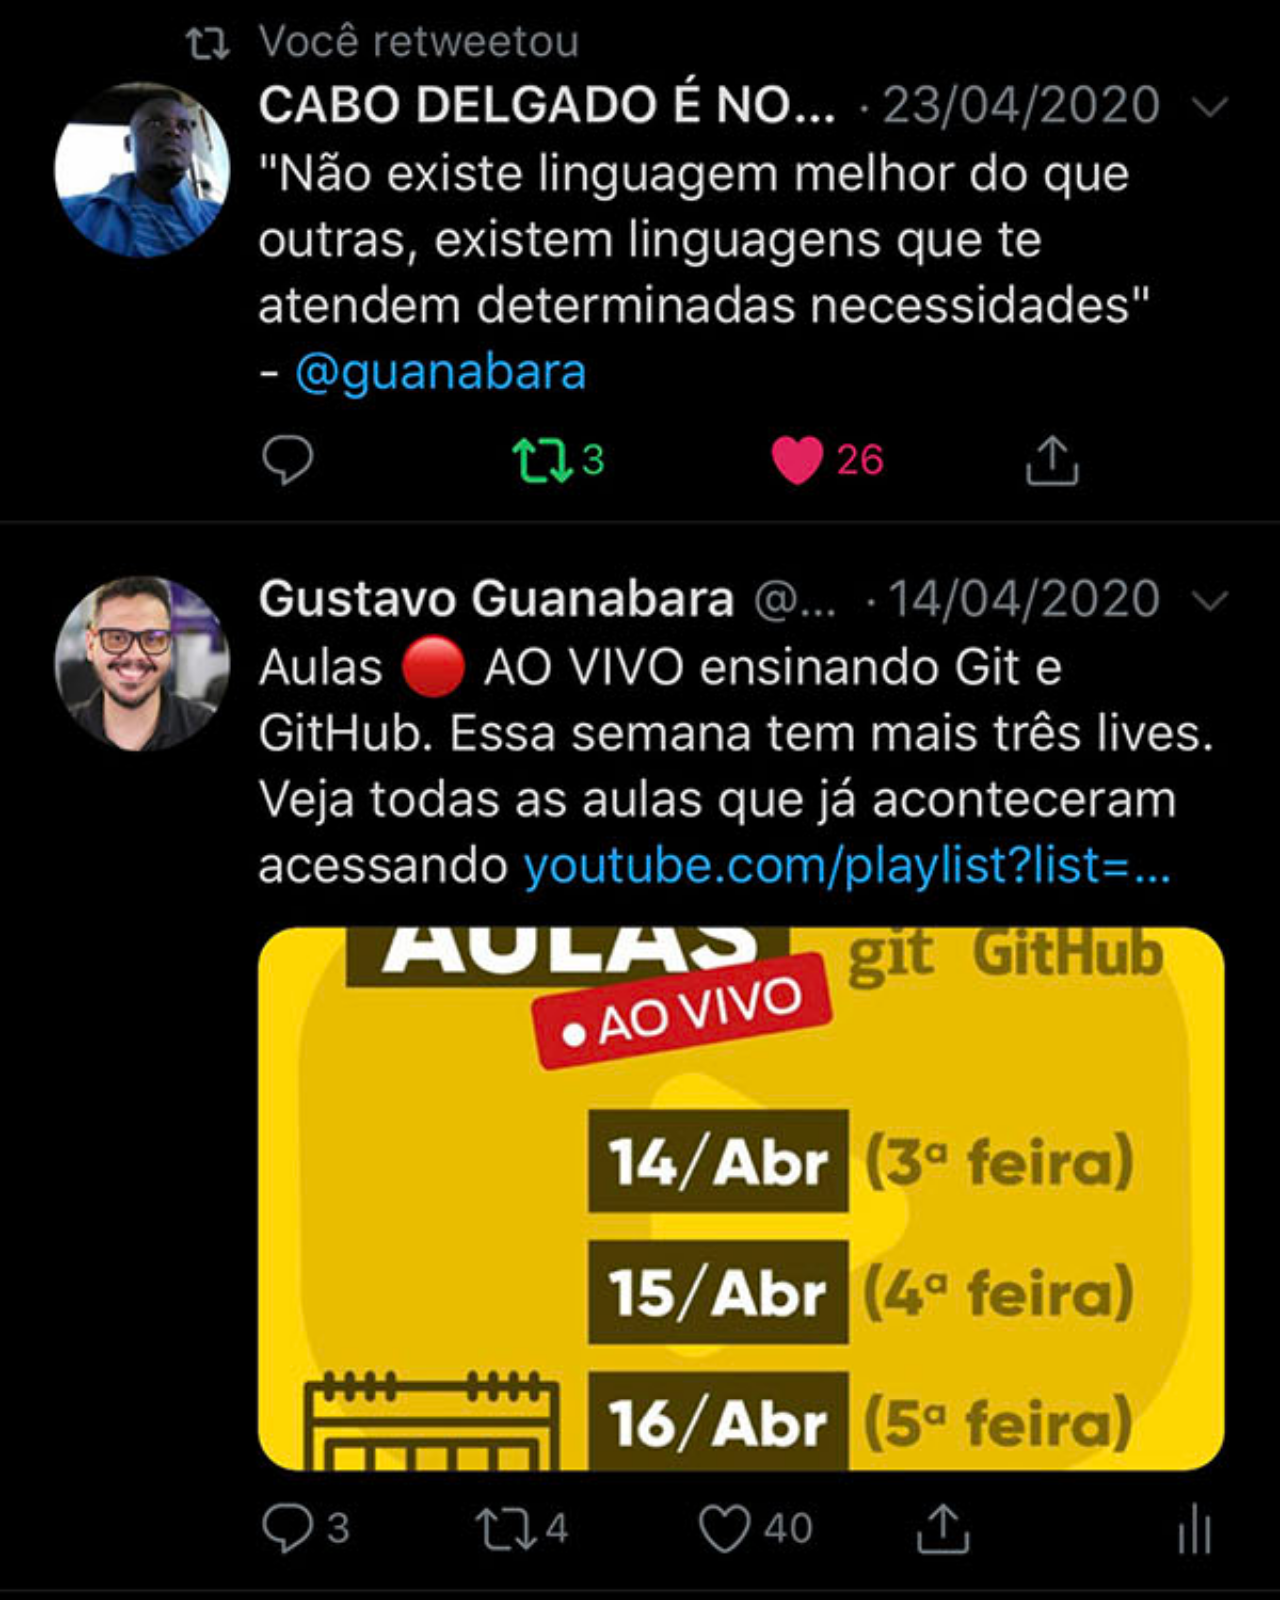
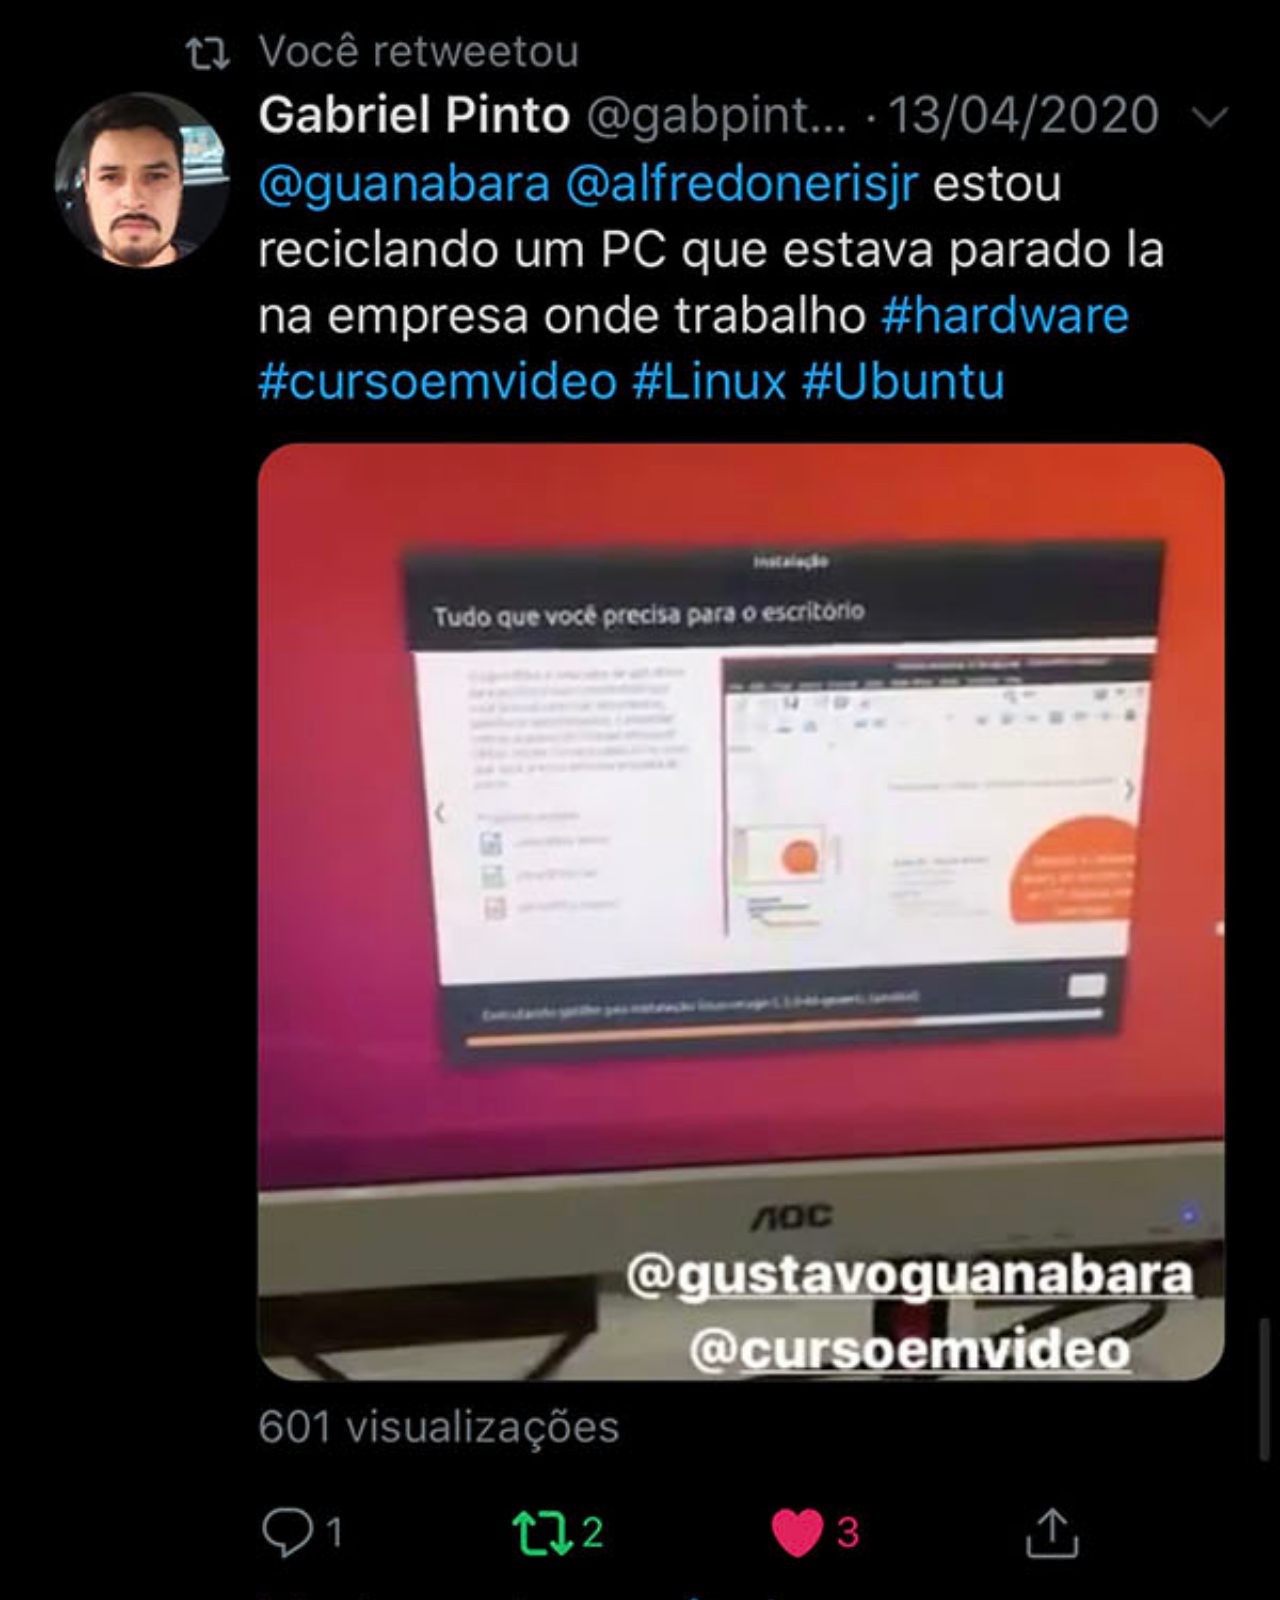
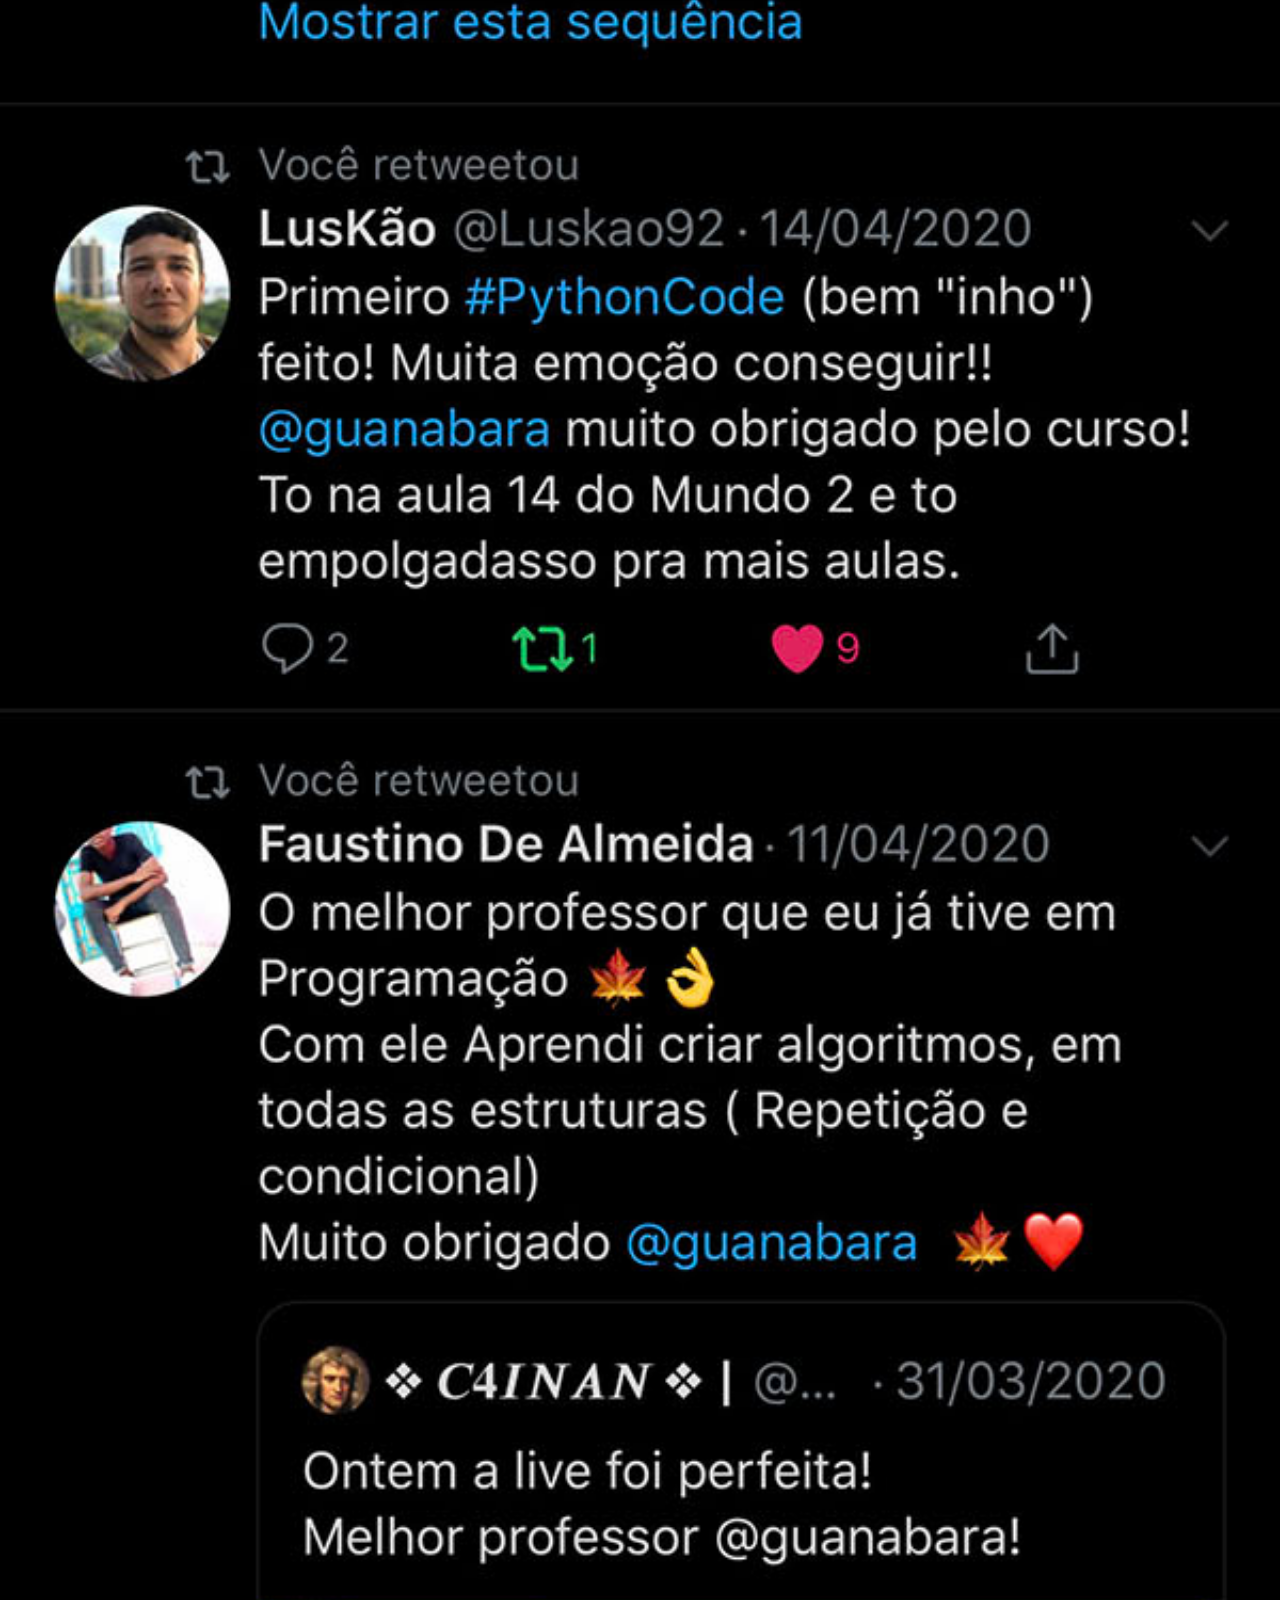
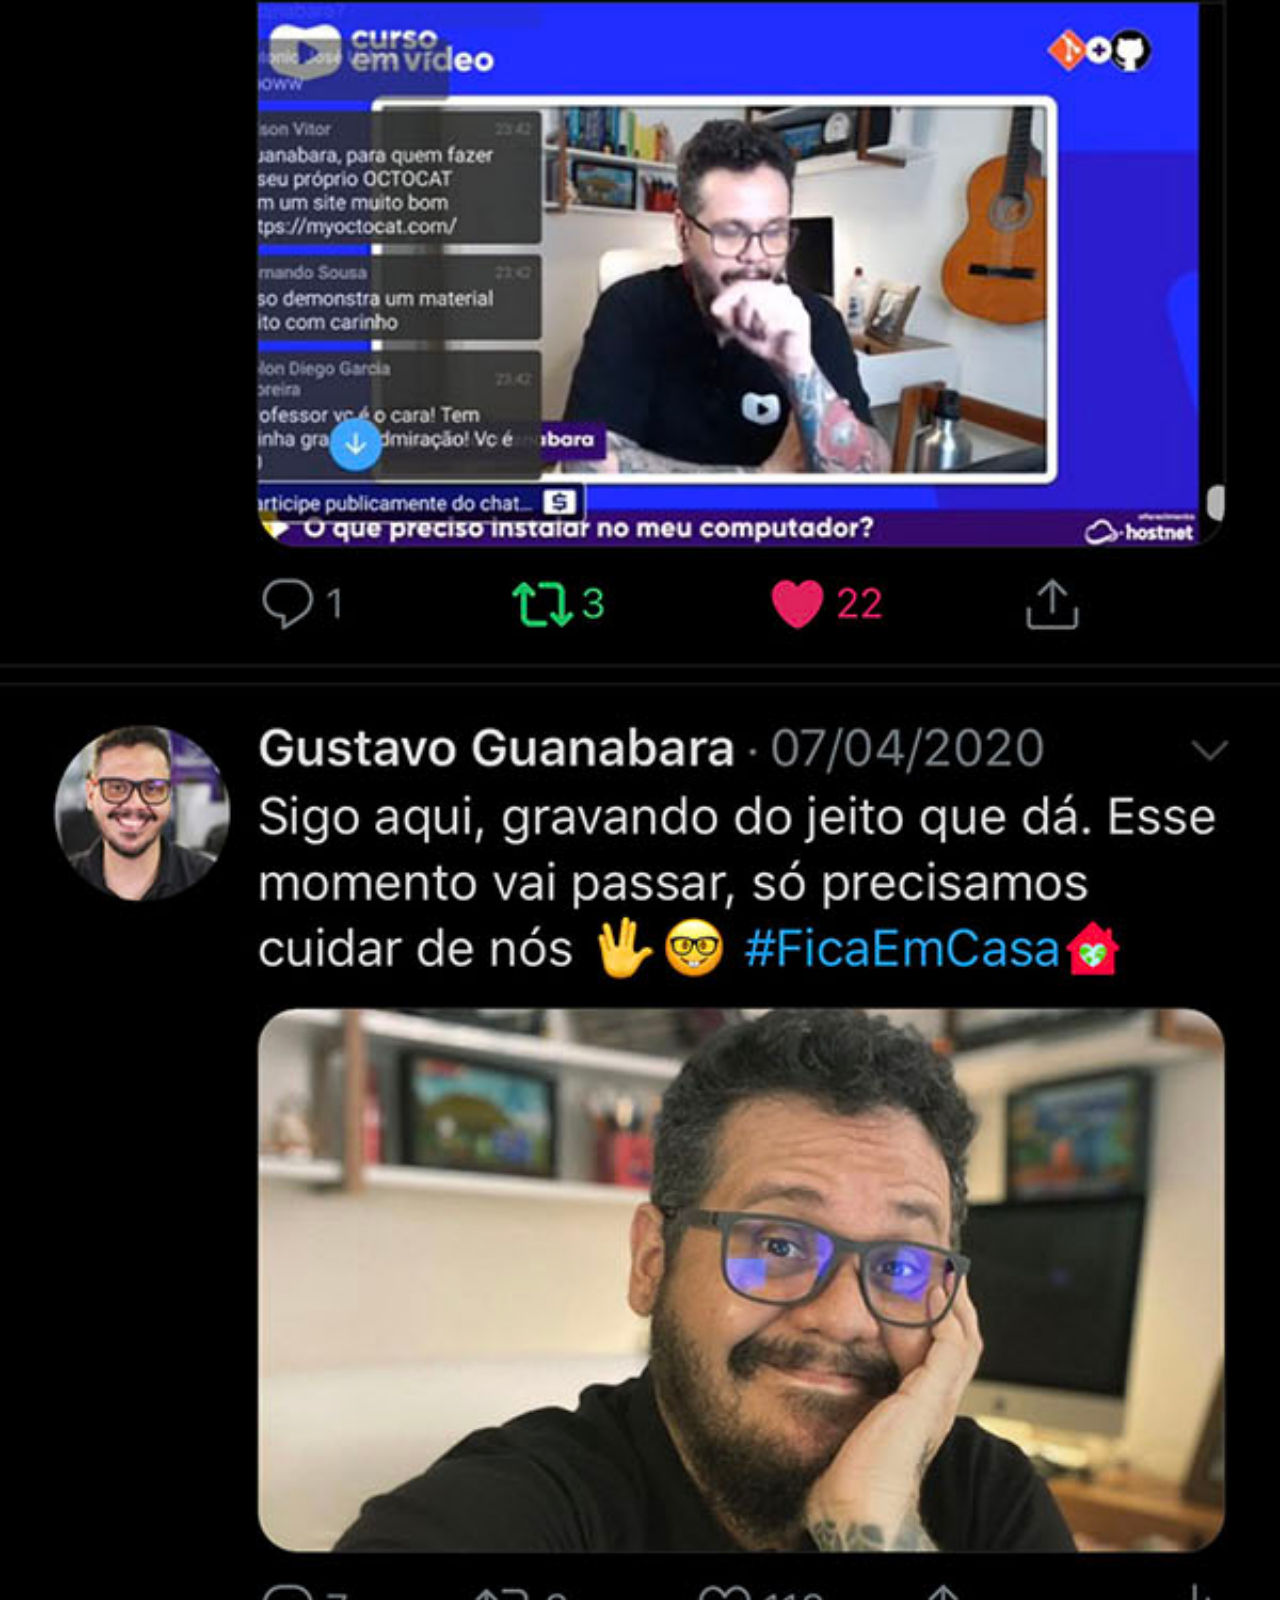
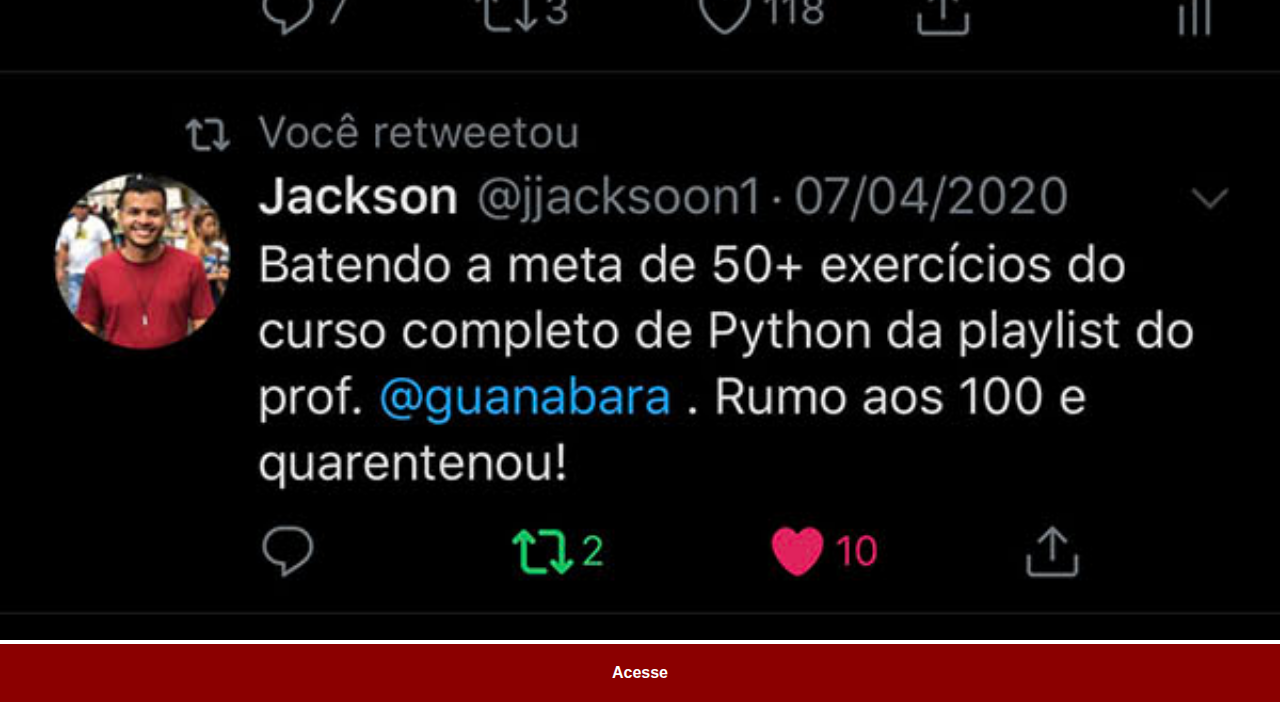
<file: twitter.html>
<!DOCTYPE html>
<html lang="pt-br">
<head>
    <meta charset="UTF-8">
    <meta http-equiv="X-UA-Compatible" content="IE=edge">
    <meta name="viewport" content="width=device-width, initial-scale=1.0">
    <title>Twitter</title>
    <link rel="stylesheet" href="estilo/social.css">
</head>
<body>
    <img src="imagens/tela-twitter.jpg" alt="twitter">
    <a href="https://twitter.com/home" target="_blank">Acesse</a>
</body>
</html>
</file>
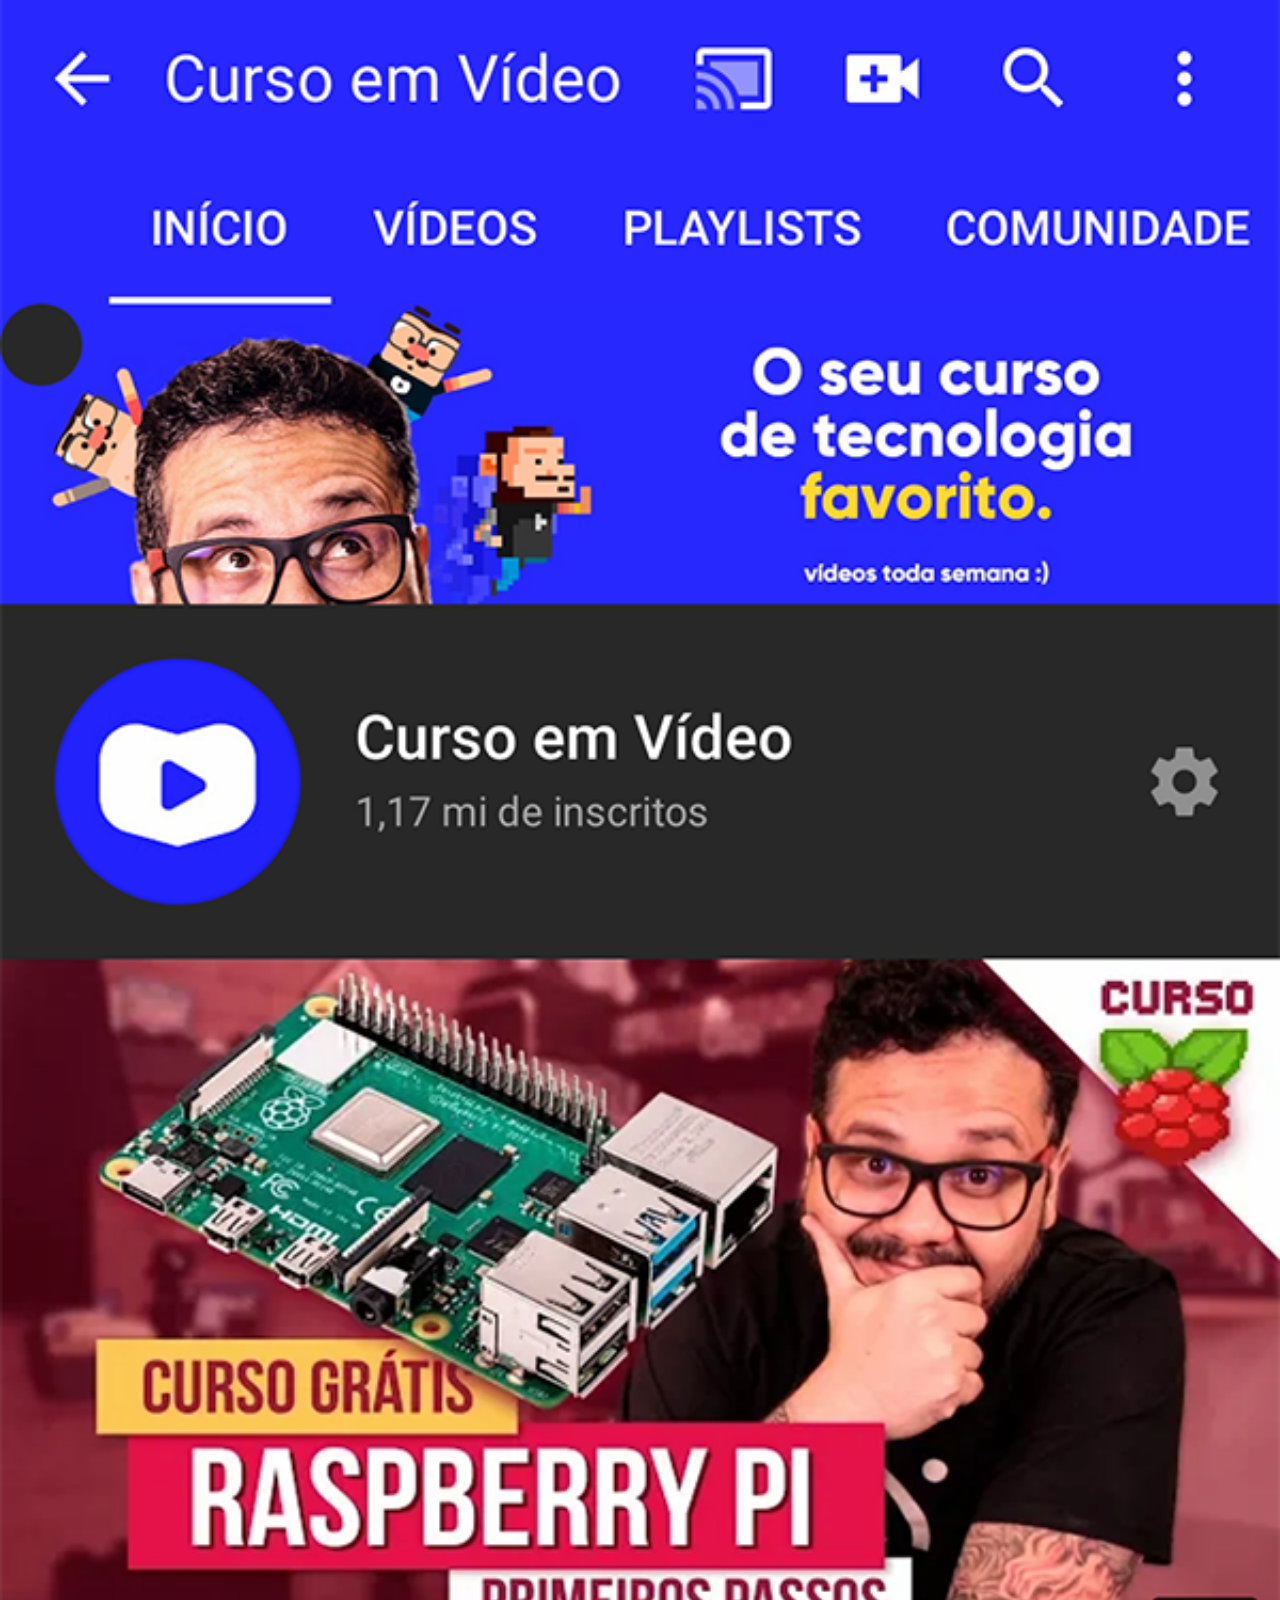
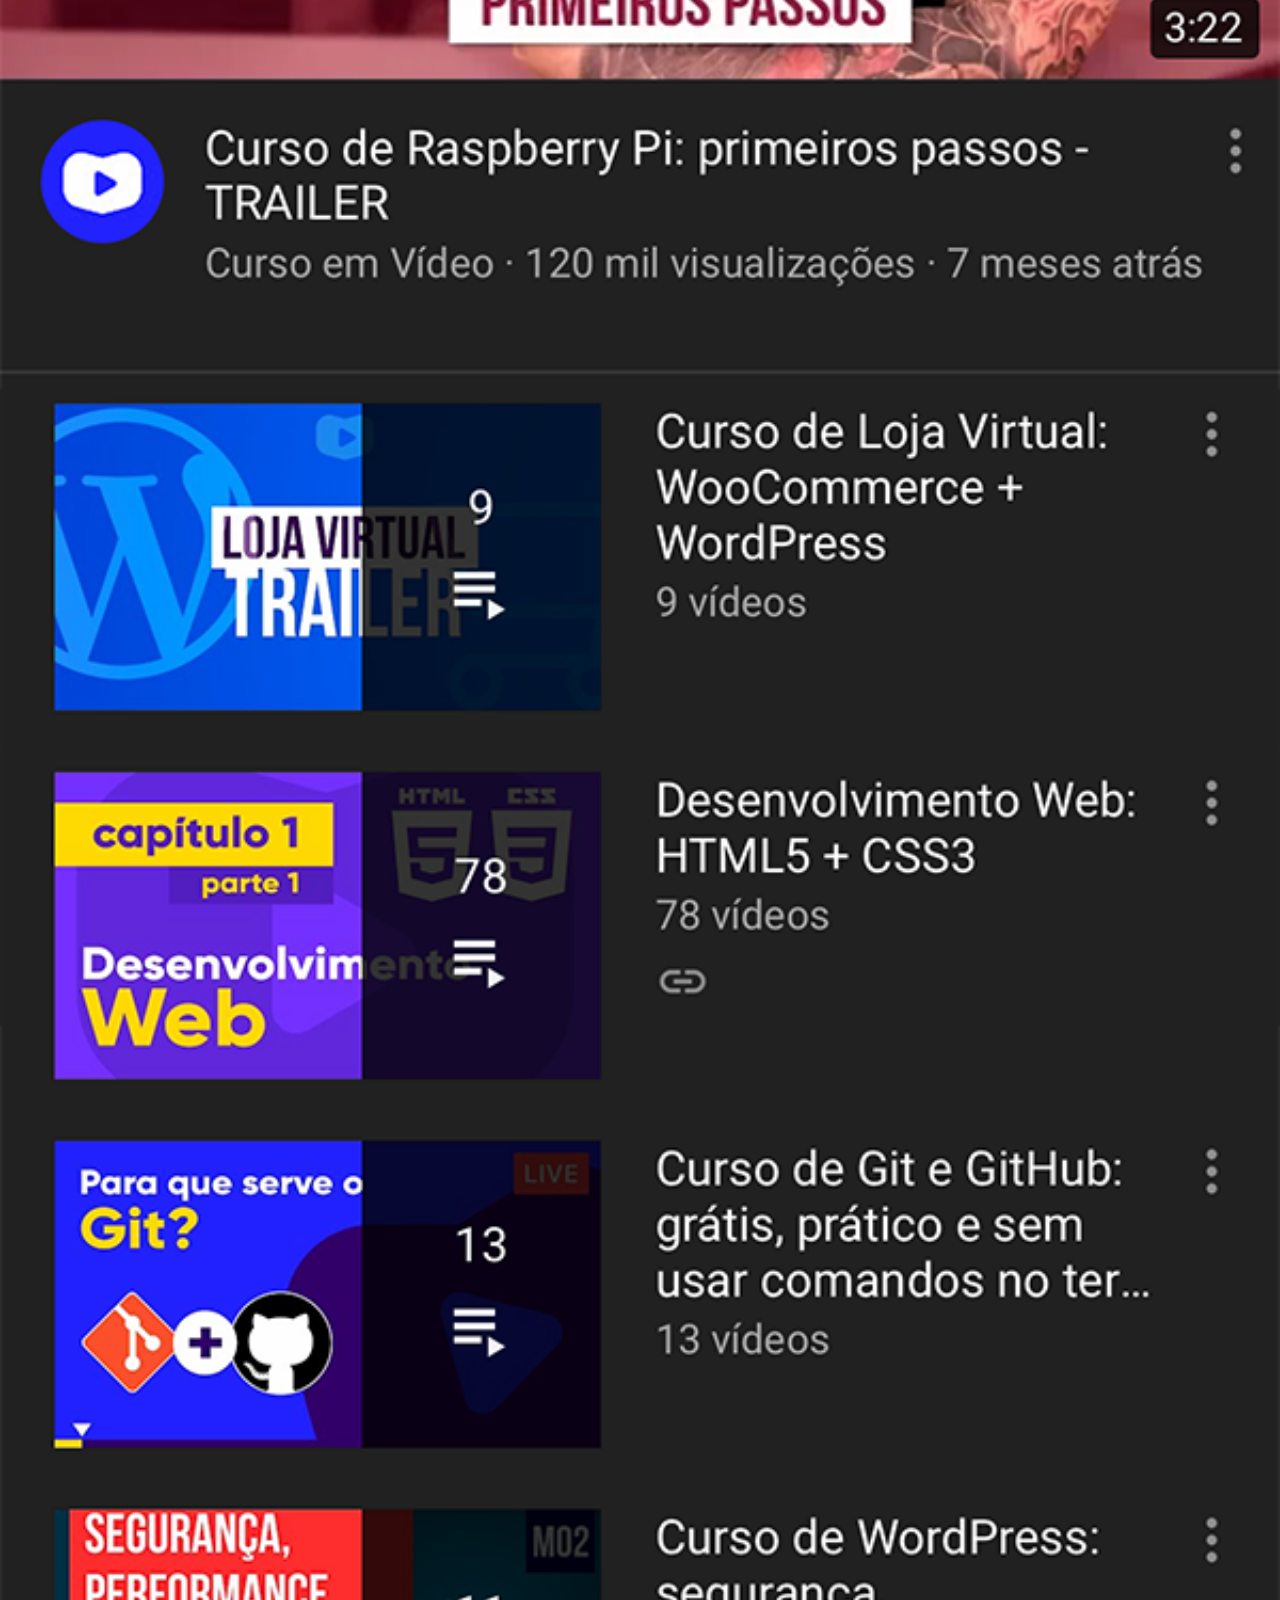
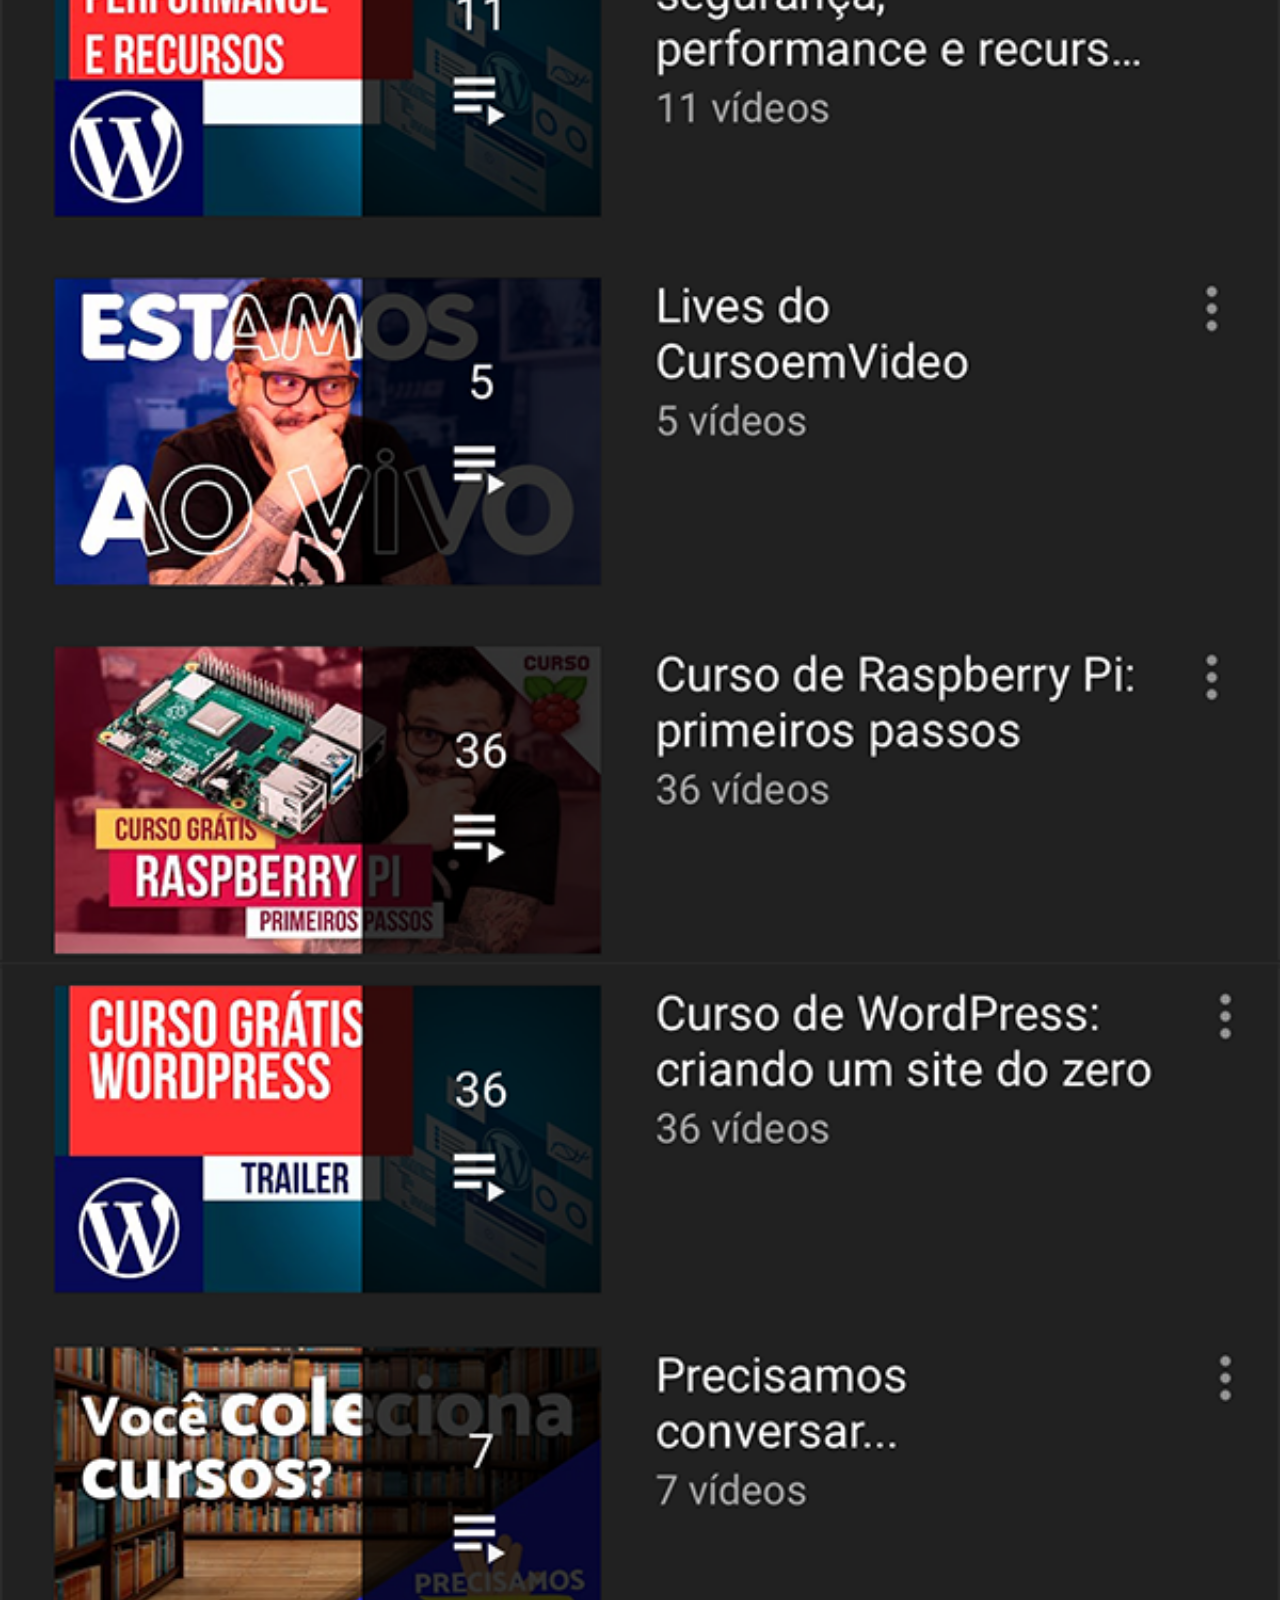
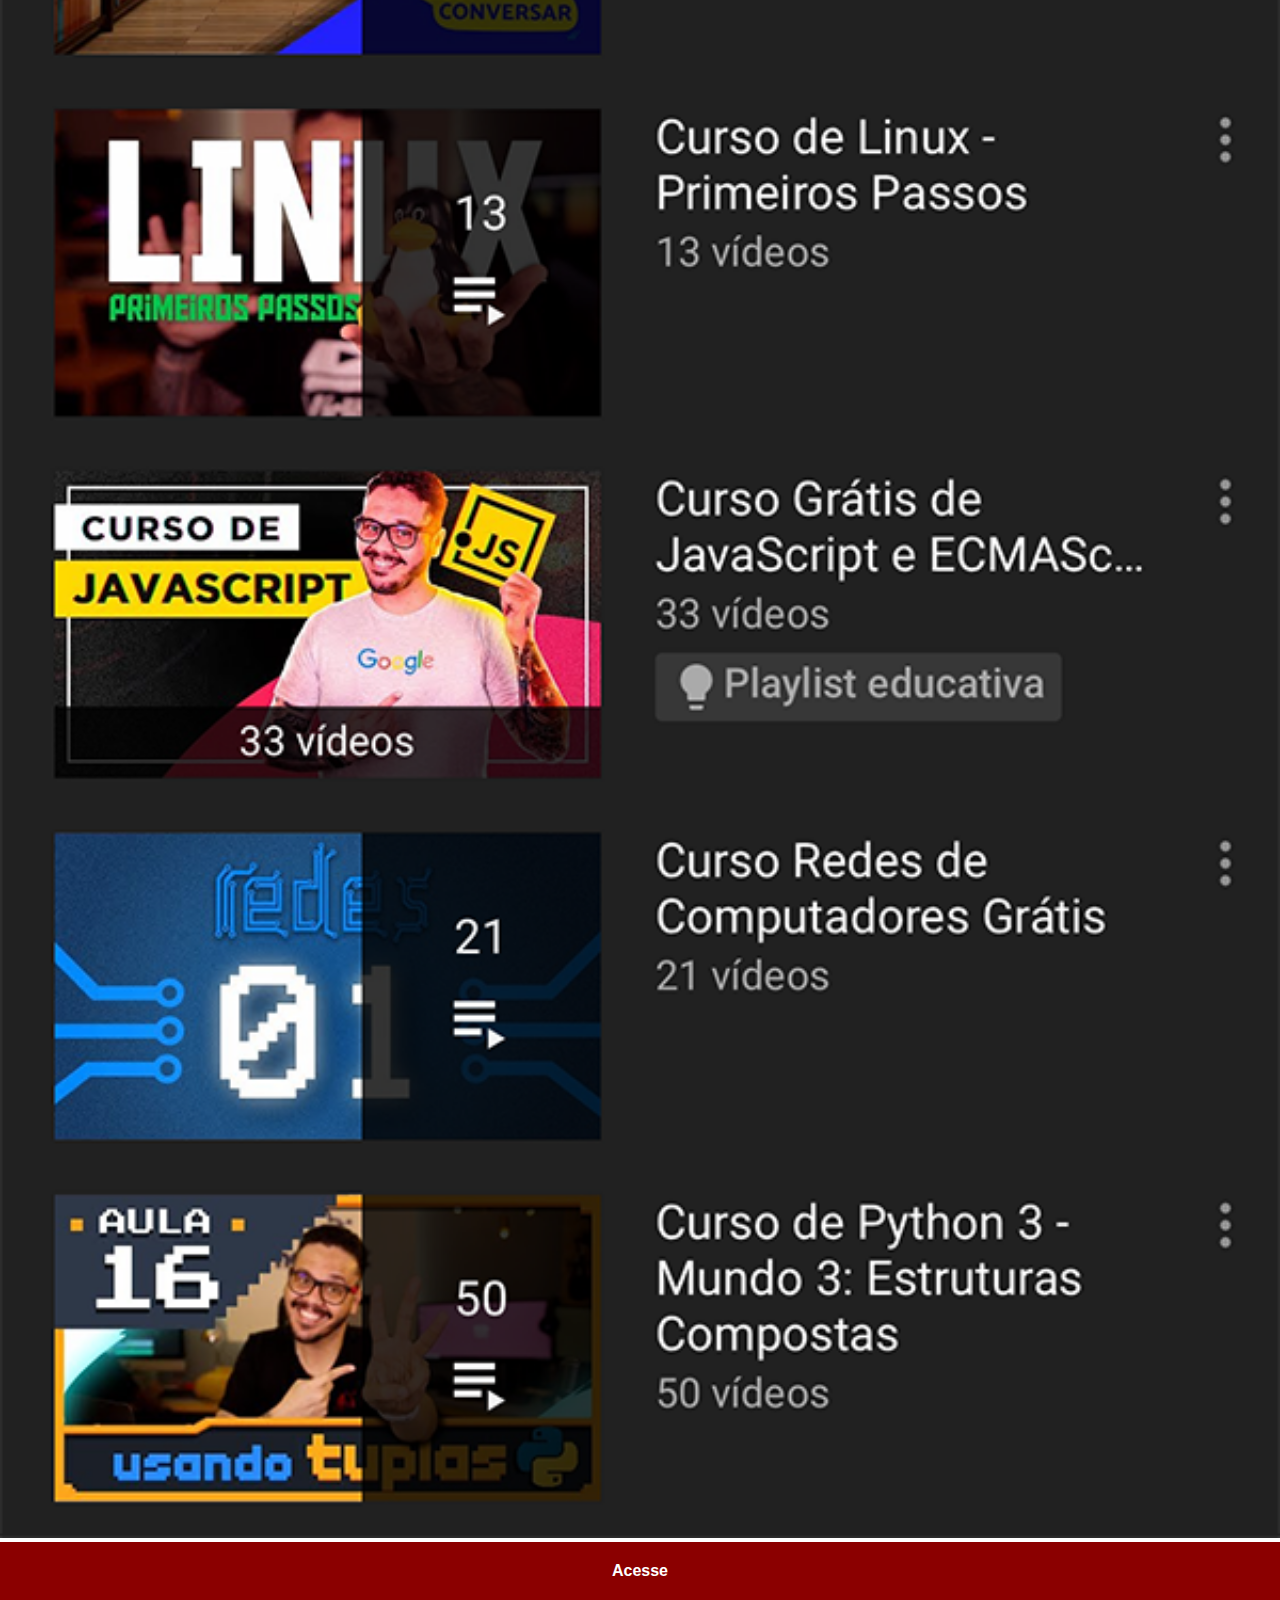
<file: youtube.html>
<!DOCTYPE html>
<html lang="en">
<head>
    <meta charset="UTF-8">
    <meta http-equiv="X-UA-Compatible" content="IE=edge">
    <meta name="viewport" content="width=device-width, initial-scale=1.0">
    <title>Youtube</title>
    <link rel="stylesheet" href="estilo/social.css">
</head>
<body>
    <img src="imagens/tela-youtube.png" alt="youtube">
    <a href="https://www.youtube.com/@CursoemVideo" target="_blank">Acesse</a>
</body>
</html>
</file>
<file: estilo/style.css>
@charset "UTF-8";

*{
    margin: 0px;
    padding: 0px;
    font-family: Arial, Helvetica, sans-serif;
}

html, body{
    height: 100vh;
    width: 100vw;
    background-color: black;
}

body{
    background: url(../imagens/fundo-madeira.jpg) no-repeat top center;
    background-size: cover;
    background-attachment: fixed;
}


main{
    position: relative;
    height: 100vh;
}

section#telefone{
    position: absolute;
    top: 50%;
    left: 50%;
    transform: translate(-50%, -50%);

    height: 627px;
    width: 311px;
    background: url('../imagens/frame-iphone.png') no-repeat;
}

iframe#tela{
    position: relative;
    top: 80px;
    left: 22px;
    width: 269px;
    height: 471px;
}

section#redes-sociais {
    text-align: right;
}

section#redes-sociais img{
    width: 50px;
    margin: 10px;
    border-radius: 50%;
    box-shadow: 2px 2px 5px rgba(0, 0, 0, 0.397);
    box-sizing: border-box;
}

section#redes-sociais img:hover{
    border: 2px solid rgba(255, 255, 255, 0.637);
    transform: translate(-3px, -3px);
    box-shadow: 5px 5px 10px rgba(0, 0, 0, 0.397);
    transition: transform 0.3s, border .5s;
}
</file>
<file: estilo/social.css>
@charset "UTF-8";

*{
    margin: 0px;
    padding: 0px;
    font-family: Arial, Helvetica, sans-serif;
}

::-webkit-scrollbar{
    width: 0px;
    height: 0px;
}

img{
    width: 100vw;
}

a{
    display: block;
    background-color: darkred;
    padding: 20px;
    text-align: center;
    font-weight: bolder;
    text-decoration: none;
    color: white;
}

a:hover{
    background-color: red;
}
</file>
